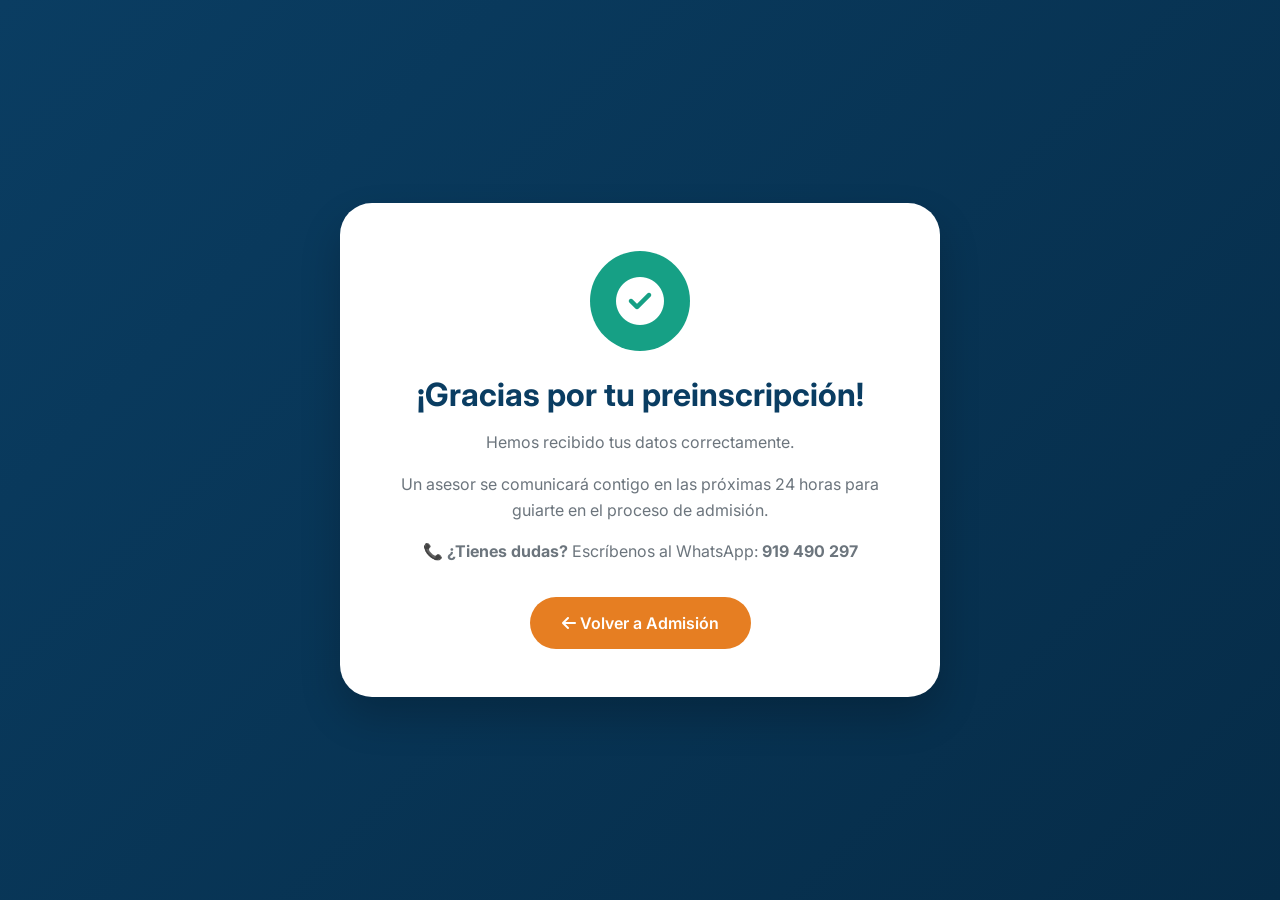
<file: gracias.html>
<!DOCTYPE html>
<html lang="es">
<head>
    <meta charset="UTF-8">
    <meta name="viewport" content="width=device-width, initial-scale=1.0">
    <title>¡Gracias por tu preinscripción! | IESTP Paiján</title>
    <link href="https://fonts.googleapis.com/css2?family=Inter:wght@300;400;500;600;700;800&display=swap" rel="stylesheet">
    <link rel="stylesheet" href="https://cdnjs.cloudflare.com/ajax/libs/font-awesome/6.5.1/css/all.min.css">
    <style>
        * {
            margin: 0;
            padding: 0;
            box-sizing: border-box;
        }
        body {
            font-family: 'Inter', sans-serif;
            background: linear-gradient(135deg, #0a3d62 0%, #062c48 100%);
            min-height: 100vh;
            display: flex;
            align-items: center;
            justify-content: center;
        }
        .gracias-container {
            background: white;
            border-radius: 2rem;
            padding: 3rem;
            max-width: 600px;
            margin: 2rem;
            text-align: center;
            box-shadow: 0 20px 40px rgba(0,0,0,0.2);
        }
        .icono {
            width: 100px;
            height: 100px;
            background: #16a085;
            border-radius: 50%;
            display: flex;
            align-items: center;
            justify-content: center;
            margin: 0 auto 1.5rem;
        }
        .icono i {
            font-size: 3rem;
            color: white;
        }
        h1 {
            color: #0a3d62;
            margin-bottom: 1rem;
        }
        p {
            color: #6c757d;
            margin-bottom: 1rem;
            line-height: 1.6;
        }
        .btn-volver {
            display: inline-block;
            background: #e67e22;
            color: white;
            padding: 1rem 2rem;
            border-radius: 3rem;
            text-decoration: none;
            font-weight: 600;
            margin-top: 1rem;
            transition: all 0.3s ease;
        }
        .btn-volver:hover {
            background: #c0392b;
            transform: translateY(-2px);
        }
    </style>
</head>
<body>
    <div class="gracias-container">
        <div class="icono">
            <i class="fas fa-check-circle"></i>
        </div>
        <h1>¡Gracias por tu preinscripción!</h1>
        <p>Hemos recibido tus datos correctamente.</p>
        <p>Un asesor se comunicará contigo en las próximas 24 horas para guiarte en el proceso de admisión.</p>
        <p><strong>📞 ¿Tienes dudas?</strong> Escríbenos al WhatsApp: <strong>919 490 297</strong></p>
        <a href="admision.html" class="btn-volver">
            <i class="fas fa-arrow-left"></i> Volver a Admisión
        </a>
    </div>
</body>
</html>
</file>
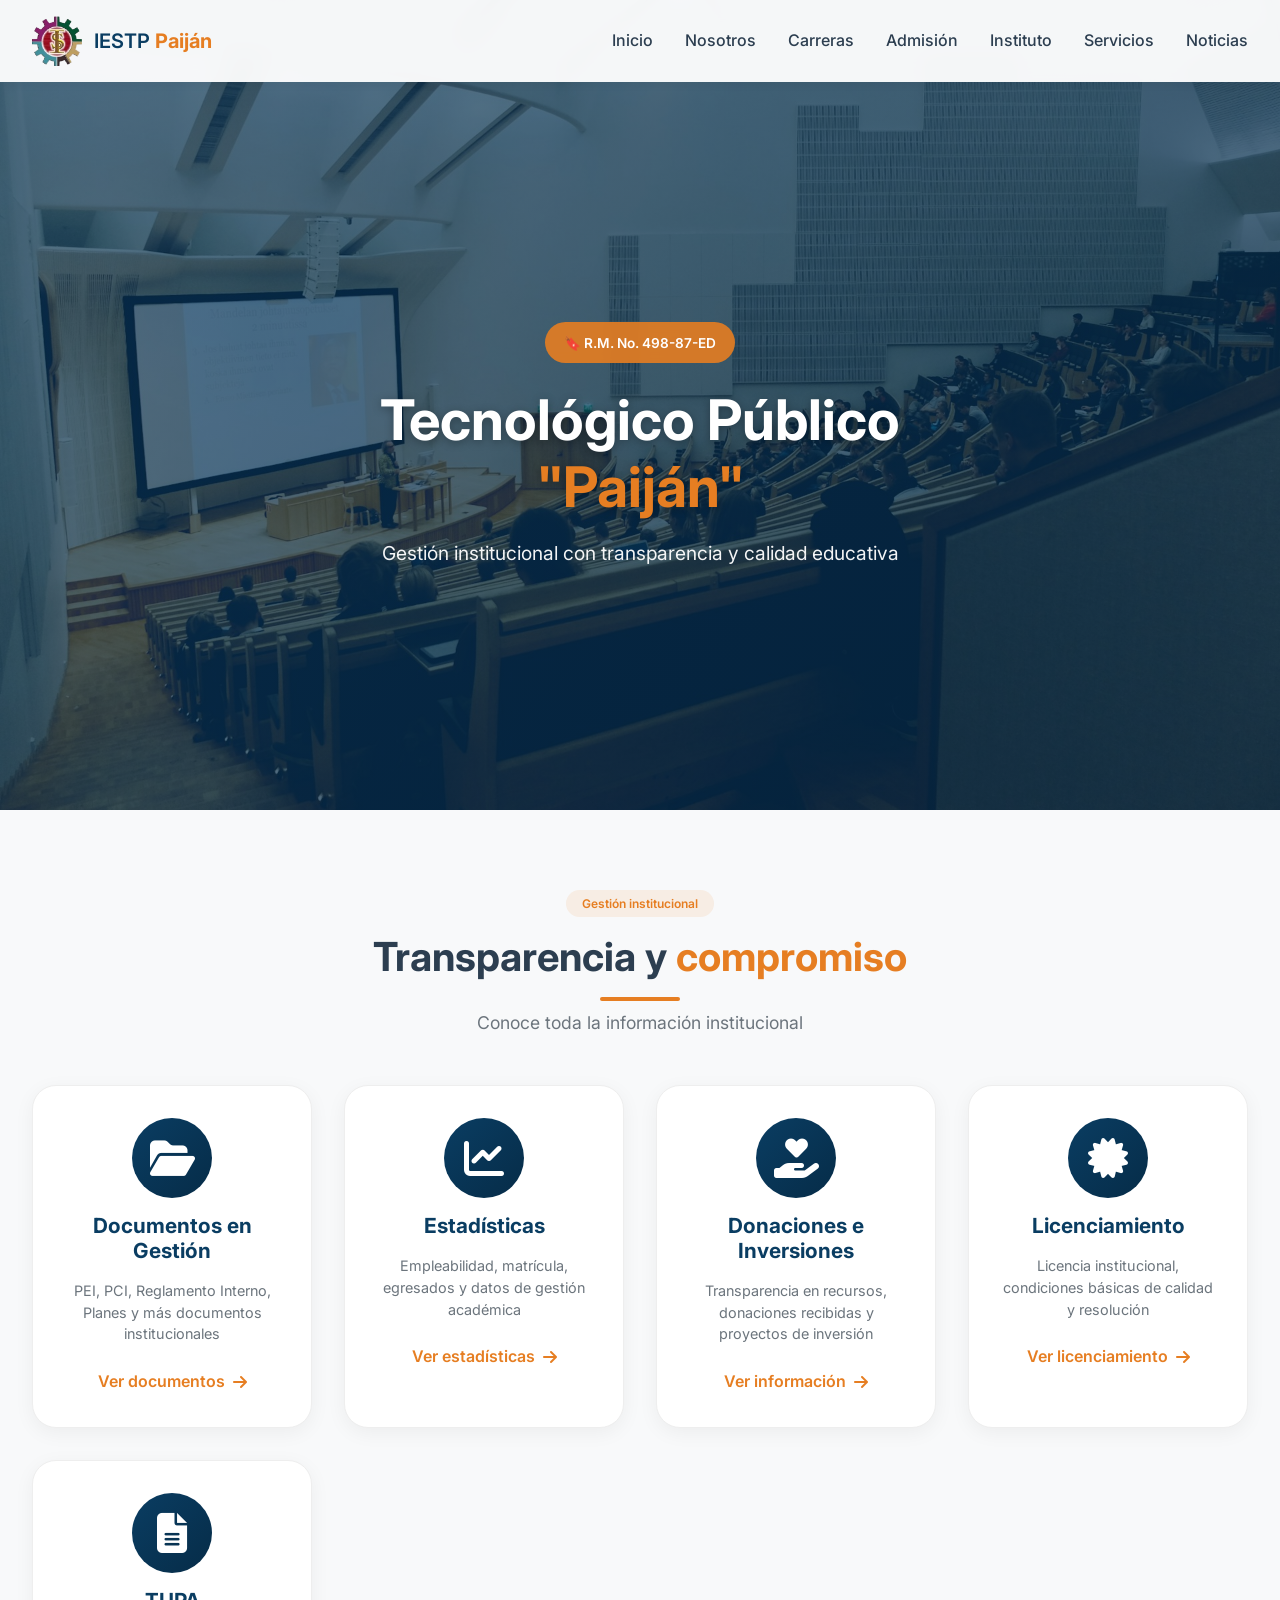
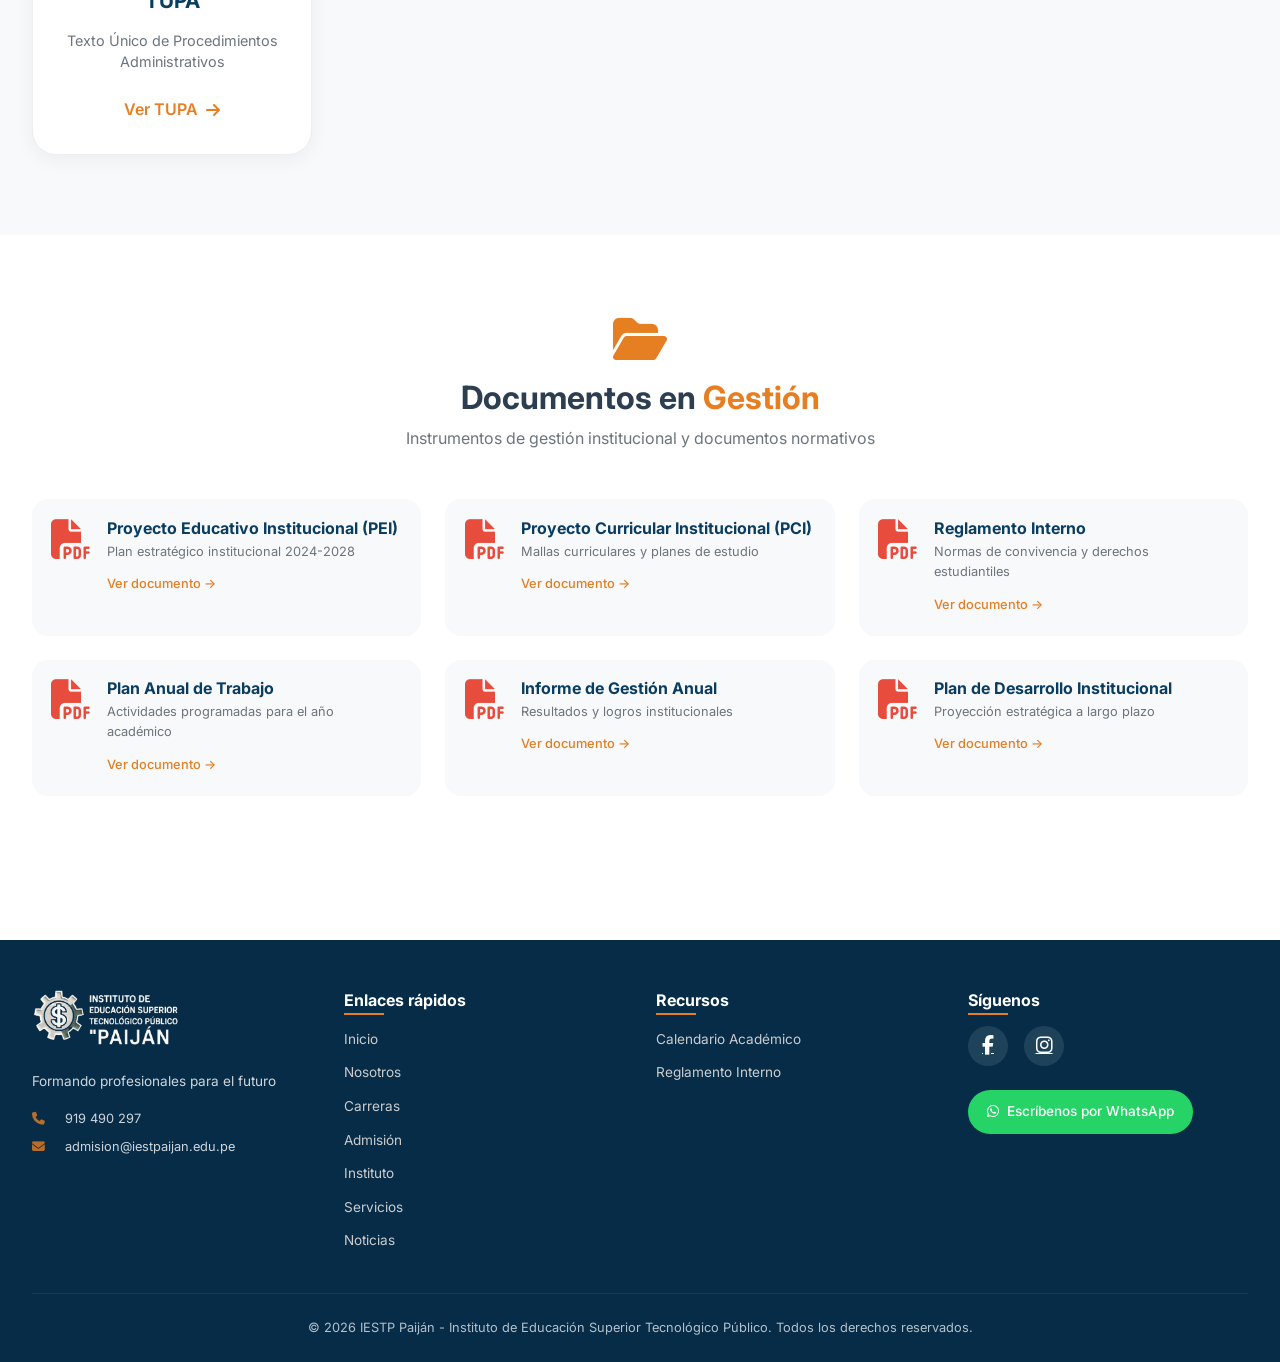
<file: instituto.html>
<!DOCTYPE html>
<html lang="es">
<head>
    <meta charset="UTF-8">
    <meta name="viewport" content="width=device-width, initial-scale=1.0, viewport-fit=cover">
    <title>Instituto | IESTP Paiján - Documentos, Estadísticas, Donaciones, Licenciamiento, TUPA</title>
    <meta name="description" content="Conoce la gestión institucional del IESTP Paiján: documentos oficiales, estadísticas, donaciones, licenciamiento y TUPA.">
    
    <!-- Fonts & Icons -->
    <link href="https://fonts.googleapis.com/css2?family=Inter:opsz,wght@14..32,300;400;500;600;700;800&display=swap" rel="stylesheet">
    <link rel="stylesheet" href="https://cdnjs.cloudflare.com/ajax/libs/font-awesome/6.5.1/css/all.min.css">
    
    <!-- Stylesheets -->
    <link rel="stylesheet" href="css/global.css">
    <link rel="stylesheet" href="css/instituto.css">
</head>
<body>

<!-- ==================== HEADER ==================== -->
<header class="global-header">
    <div class="container global-header-container">
        <a href="index.html" class="global-logo">
            <img src="images/logo-blanco.png" alt="IESTP Paiján" class="global-logo-img" loading="eager">
            <span class="global-logo-text">IESTP <strong>Paiján</strong></span>
        </a>
        
        <button class="global-menu-toggle" id="menuToggle" aria-label="Menú">
            <i class="fas fa-bars"></i>
        </button>
        
        <nav class="global-nav-menu" id="navMenu">
            <ul class="global-nav-list">
                <li><a href="index.html">Inicio</a></li>
                <li><a href="nosotros.html">Nosotros</a></li>
                <li><a href="carreras.html">Carreras</a></li>
                <li><a href="admision.html">Admisión</a></li>
                <li><a href="instituto.html">Instituto</a></li>
                <li><a href="servicios.html">Servicios</a></li>
                <li><a href="noticias.html">Noticias</a></li>
            </ul>
        </nav>
    </div>
</header>

<main>
    <!-- ==================== HERO INSTITUTO ==================== -->
    <section class="instituto-hero">
        <div class="instituto-hero-bg"></div>
        <div class="instituto-hero-overlay"></div>
        <div class="container instituto-hero-content">
            <div class="hero-badge">
                <span class="hero-badge-text">🔖 R.M. No. 498-87-ED</span>
            </div>
            <h1>Tecnológico Público <span class="global-highlight">"Paiján"</span></h1>
            <p>Gestión institucional con transparencia y calidad educativa</p>
        </div>
    </section>

    <!-- ==================== SECCIONES DEL INSTITUTO (5 CARDS) ==================== -->
    <section class="instituto-secciones">
        <div class="container">
            <div class="section-header">
                <span class="section-tag">Gestión institucional</span>
                <h2 class="global-section-title">Transparencia y <span class="global-highlight">compromiso</span></h2>
                <p class="global-section-subtitle">Conoce toda la información institucional</p>
            </div>
            
            <div class="secciones-grid">
                <!-- 1. Documentos en Gestión -->
                <div class="seccion-card" data-seccion="documentos">
                    <div class="card-icon">
                        <i class="fas fa-folder-open"></i>
                    </div>
                    <h3>Documentos en Gestión</h3>
                    <p>PEI, PCI, Reglamento Interno, Planes y más documentos institucionales</p>
                    <div class="card-footer">
                        <a href="#" class="btn-seccion" onclick="mostrarSeccion('documentos')">
                            Ver documentos <i class="fas fa-arrow-right"></i>
                        </a>
                    </div>
                </div>

                <!-- 2. Estadísticas -->
                <div class="seccion-card" data-seccion="estadisticas">
                    <div class="card-icon">
                        <i class="fas fa-chart-line"></i>
                    </div>
                    <h3>Estadísticas</h3>
                    <p>Empleabilidad, matrícula, egresados y datos de gestión académica</p>
                    <div class="card-footer">
                        <a href="#" class="btn-seccion" onclick="mostrarSeccion('estadisticas')">
                            Ver estadísticas <i class="fas fa-arrow-right"></i>
                        </a>
                    </div>
                </div>

                <!-- 3. Donaciones e Inversiones -->
                <div class="seccion-card" data-seccion="donaciones">
                    <div class="card-icon">
                        <i class="fas fa-hand-holding-heart"></i>
                    </div>
                    <h3>Donaciones e Inversiones</h3>
                    <p>Transparencia en recursos, donaciones recibidas y proyectos de inversión</p>
                    <div class="card-footer">
                        <a href="#" class="btn-seccion" onclick="mostrarSeccion('donaciones')">
                            Ver información <i class="fas fa-arrow-right"></i>
                        </a>
                    </div>
                </div>

                <!-- 4. Licenciamiento -->
                <div class="seccion-card" data-seccion="licenciamiento">
                    <div class="card-icon">
                        <i class="fas fa-certificate"></i>
                    </div>
                    <h3>Licenciamiento</h3>
                    <p>Licencia institucional, condiciones básicas de calidad y resolución</p>
                    <div class="card-footer">
                        <a href="#" class="btn-seccion" onclick="mostrarSeccion('licenciamiento')">
                            Ver licenciamiento <i class="fas fa-arrow-right"></i>
                        </a>
                    </div>
                </div>

                <!-- 5. TUPA -->
                <div class="seccion-card" data-seccion="tupa">
                    <div class="card-icon">
                        <i class="fas fa-file-alt"></i>
                    </div>
                    <h3>TUPA</h3>
                    <p>Texto Único de Procedimientos Administrativos</p>
                    <div class="card-footer">
                        <a href="#" class="btn-seccion" onclick="mostrarSeccion('tupa')">
                            Ver TUPA <i class="fas fa-arrow-right"></i>
                        </a>
                    </div>
                </div>
            </div>
        </div>
    </section>

    <!-- ==================== CONTENIDO DINÁMICO (se actualiza al hacer clic) ==================== -->
    <section class="instituto-contenido" id="contenidoDinamico">
        <div class="container">
            <!-- Contenido de Documentos en Gestión -->
            <div id="contenido-documentos" class="seccion-contenido active">
                <div class="contenido-header">
                    <i class="fas fa-folder-open"></i>
                    <h2>Documentos en <span class="global-highlight">Gestión</span></h2>
                    <p>Instrumentos de gestión institucional y documentos normativos</p>
                </div>
                
                <div class="documentos-grid">
                    <div class="documento-item">
                        <i class="fas fa-file-pdf"></i>
                        <div class="documento-info">
                            <h3>Proyecto Educativo Institucional (PEI)</h3>
                            <p>Plan estratégico institucional 2024-2028</p>
                            <a href="#" onclick="verPDF('pdf/pei.pdf')" class="documento-link">Ver documento →</a>
                        </div>
                    </div>
                    <div class="documento-item">
                        <i class="fas fa-file-pdf"></i>
                        <div class="documento-info">
                            <h3>Proyecto Curricular Institucional (PCI)</h3>
                            <p>Mallas curriculares y planes de estudio</p>
                            <a href="#" onclick="verPDF('pdf/pci.pdf')" class="documento-link">Ver documento →</a>
                        </div>
                    </div>
                    <div class="documento-item">
                        <i class="fas fa-file-pdf"></i>
                        <div class="documento-info">
                            <h3>Reglamento Interno</h3>
                            <p>Normas de convivencia y derechos estudiantiles</p>
                            <a href="#" onclick="verPDF('pdf/reglamento.pdf')" class="documento-link">Ver documento →</a>
                        </div>
                    </div>
                    <div class="documento-item">
                        <i class="fas fa-file-pdf"></i>
                        <div class="documento-info">
                            <h3>Plan Anual de Trabajo</h3>
                            <p>Actividades programadas para el año académico</p>
                            <a href="#" onclick="verPDF('pdf/pat.pdf')" class="documento-link">Ver documento →</a>
                        </div>
                    </div>
                    <div class="documento-item">
                        <i class="fas fa-file-pdf"></i>
                        <div class="documento-info">
                            <h3>Informe de Gestión Anual</h3>
                            <p>Resultados y logros institucionales</p>
                            <a href="#" onclick="verPDF('pdf/informe-gestion.pdf')" class="documento-link">Ver documento →</a>
                        </div>
                    </div>
                    <div class="documento-item">
                        <i class="fas fa-file-pdf"></i>
                        <div class="documento-info">
                            <h3>Plan de Desarrollo Institucional</h3>
                            <p>Proyección estratégica a largo plazo</p>
                            <a href="#" onclick="verPDF('pdf/pdi.pdf')" class="documento-link">Ver documento →</a>
                        </div>
                    </div>
                </div>
            </div>

            <!-- Contenido de Estadísticas -->
            <div id="contenido-estadisticas" class="seccion-contenido">
                <div class="contenido-header">
                    <i class="fas fa-chart-line"></i>
                    <h2>Estadísticas <span class="global-highlight">Institucionales</span></h2>
                    <p>Datos que reflejan nuestro compromiso con la calidad educativa</p>
                </div>
                
                <div class="estadisticas-hero">
                    <div class="estadistica-hero-card">
                        <div class="hero-number" data-target="92">0</div>
                        <div class="hero-label">% de empleabilidad</div>
                    </div>
                    <div class="estadistica-hero-card">
                        <div class="hero-number" data-target="5000">0</div>
                        <div class="hero-label">+ Egresados</div>
                    </div>
                    <div class="estadistica-hero-card">
                        <div class="hero-number" data-target="25">0</div>
                        <div class="hero-label">Convenios activos</div>
                    </div>
                </div>
                
                <div class="estadisticas-grid">
                    <div class="estadistica-card">
                        <h3><i class="fas fa-user-graduate"></i> Matrícula por carrera</h3>
                        <div class="grafica-barras">
                            <div class="barra-item">
                                <span>Administración de Centros de Cómputo</span>
                                <div class="barra"><div class="barra-fill" style="width: 45%">45%</div></div>
                            </div>
                            <div class="barra-item">
                                <span>Producción Agropecuaria</span>
                                <div class="barra"><div class="barra-fill" style="width: 30%">30%</div></div>
                            </div>
                            <div class="barra-item">
                                <span>Enfermería Técnica</span>
                                <div class="barra"><div class="barra-fill" style="width: 25%">25%</div></div>
                            </div>
                        </div>
                    </div>
                    <div class="estadistica-card">
                        <h3><i class="fas fa-chart-pie"></i> Empleabilidad por carrera</h3>
                        <div class="grafica-barras">
                            <div class="barra-item">
                                <span>Administración de Centros de Cómputo</span>
                                <div class="barra"><div class="barra-fill" style="width: 92%">92%</div></div>
                            </div>
                            <div class="barra-item">
                                <span>Enfermería Técnica</span>
                                <div class="barra"><div class="barra-fill" style="width: 95%">95%</div></div>
                            </div>
                            <div class="barra-item">
                                <span>Producción Agropecuaria</span>
                                <div class="barra"><div class="barra-fill" style="width: 88%">88%</div></div>
                            </div>
                        </div>
                    </div>
                    <div class="estadistica-card">
                        <h3><i class="fas fa-calendar-alt"></i> Evolución de egresados</h3>
                        <div class="evolucion-items">
                            <div class="evolucion-item">
                                <span>2023</span>
                                <strong>480 egresados</strong>
                            </div>
                            <div class="evolucion-item">
                                <span>2024</span>
                                <strong>520 egresados</strong>
                            </div>
                            <div class="evolucion-item">
                                <span>2025</span>
                                <strong>580 egresados</strong>
                            </div>
                            <div class="evolucion-item">
                                <span>2026</span>
                                <strong>600 egresados (meta)</strong>
                            </div>
                        </div>
                    </div>
                </div>
            </div>

            <!-- Contenido de Donaciones e Inversiones -->
            <div id="contenido-donaciones" class="seccion-contenido">
                <div class="contenido-header">
                    <i class="fas fa-hand-holding-heart"></i>
                    <h2>Donaciones e <span class="global-highlight">Inversiones</span></h2>
                    <p>Transparencia en la gestión de recursos</p>
                </div>
                
                <div class="donaciones-grid">
                    <div class="donacion-card">
                        <i class="fas fa-chart-line"></i>
                        <h3>Proyectos de inversión 2026</h3>
                        <ul>
                            <li>Modernización de laboratorios de cómputo - S/ 250,000</li>
                            <li>Equipamiento para laboratorio de enfermería - S/ 150,000</li>
                            <li>Infraestructura deportiva - S/ 200,000</li>
                            <li>Biblioteca virtual - S/ 80,000</li>
                        </ul>
                    </div>
                    <div class="donacion-card">
                        <i class="fas fa-gift"></i>
                        <h3>Donaciones recibidas</h3>
                        <ul>
                            <li>Equipos de cómputo - Municipalidad Provincial (10 unidades)</li>
                            <li>Material bibliográfico - Biblioteca Nacional (500 libros)</li>
                            <li>Implementos deportivos - IPD (Juegos deportivos)</li>
                            <li>Software educativo - Ministerio de Educación</li>
                        </ul>
                    </div>
                    <div class="donacion-card">
                        <i class="fas fa-chart-pie"></i>
                        <h3>Distribución presupuestal 2026</h3>
                        <div class="presupuesto-items">
                            <div class="presupuesto-item">
                                <span>Infraestructura</span>
                                <div class="barra"><div class="barra-fill" style="width: 35%">35%</div></div>
                            </div>
                            <div class="presupuesto-item">
                                <span>Equipamiento</span>
                                <div class="barra"><div class="barra-fill" style="width: 25%">25%</div></div>
                            </div>
                            <div class="presupuesto-item">
                                <span>Capacitación docente</span>
                                <div class="barra"><div class="barra-fill" style="width: 15%">15%</div></div>
                            </div>
                            <div class="presupuesto-item">
                                <span>Becas</span>
                                <div class="barra"><div class="barra-fill" style="width: 10%">10%</div></div>
                            </div>
                        </div>
                    </div>
                </div>
            </div>

            <!-- Contenido de Licenciamiento -->
            <div id="contenido-licenciamiento" class="seccion-contenido">
                <div class="contenido-header">
                    <i class="fas fa-certificate"></i>
                    <h2>Licenciamiento <span class="global-highlight">Institucional</span></h2>
                    <p>Calidad educativa certificada por el Ministerio de Educación</p>
                </div>
                
                <div class="licenciamiento-grid">
                    <div class="licenciamiento-card">
                        <i class="fas fa-id-card"></i>
                        <h3>Resolución de Licenciamiento</h3>
                        <p>R.M. N° 498-87-ED</p>
                        <button class="btn-ver" onclick="verPDF('pdf/licenciamiento.pdf')">
                            Ver resolución <i class="fas fa-file-pdf"></i>
                        </button>
                    </div>
                    <div class="licenciamiento-card">
                        <i class="fas fa-check-circle"></i>
                        <h3>Condiciones Básicas de Calidad</h3>
                        <p>Estándares cumplidos para el licenciamiento institucional</p>
                        <ul>
                            <li>✓ Gestión institucional</li>
                            <li>✓ Infraestructura y equipamiento</li>
                            <li>✓ Docentes calificados</li>
                            <li>✓ Servicios educativos</li>
                        </ul>
                    </div>
                    <div class="licenciamiento-card">
                        <i class="fas fa-calendar-check"></i>
                        <h3>Vigencia</h3>
                        <p>Licencia otorgada por 6 años</p>
                        <div class="vigencia-fecha">
                            <span>2020 - 2026</span>
                        </div>
                    </div>
                </div>
            </div>

            <!-- Contenido de TUPA -->
            <div id="contenido-tupa" class="seccion-contenido">
                <div class="contenido-header">
                    <i class="fas fa-file-alt"></i>
                    <h2>Texto Único de Procedimientos <span class="global-highlight">Administrativos</span></h2>
                    <p>Conoce los procedimientos y servicios institucionales</p>
                </div>
                
                <div class="tupa-grid">
                    <div class="tupa-card">
                        <i class="fas fa-graduation-cap"></i>
                        <h3>Procedimientos académicos</h3>
                        <ul>
                            <li>Matrícula regular y extemporánea</li>
                            <li>Traslado interno y externo</li>
                            <li>Convalidación de estudios</li>
                            <li>Certificados y constancias</li>
                        </ul>
                    </div>
                    <div class="tupa-card">
                        <i class="fas fa-file-signature"></i>
                        <h3>Procedimientos administrativos</h3>
                        <ul>
                            <li>Solicitud de licencias</li>
                            <li>Trámite de constancias</li>
                            <li>Acceso a información pública</li>
                            <li>Quejas y reclamos</li>
                        </ul>
                    </div>
                    <div class="tupa-card">
                        <i class="fas fa-download"></i>
                        <h3>Descargas</h3>
                        <a href="#" onclick="verPDF('pdf/tupa.pdf')" class="tupa-link">
                            <i class="fas fa-file-pdf"></i> Descargar TUPA completo
                        </a>
                        <a href="#" onclick="verPDF('pdf/formatos.pdf')" class="tupa-link">
                            <i class="fas fa-file-alt"></i> Formatos de solicitud
                        </a>
                    </div>
                </div>
            </div>
        </div>
    </section>
</main>

<!-- ==================== FOOTER ==================== -->
<footer class="global-footer">
    <div class="container">
        <div class="global-footer-content">
            <div class="global-footer-logo">
                <img src="images/lo_negro.png" alt="Logo" class="global-footer-logo-img" loading="lazy">
                <p>Formando profesionales para el futuro</p>
                <div class="footer-contacto">
                    <p><i class="fas fa-phone"></i> 919 490 297</p>
                    <p><i class="fas fa-envelope"></i> admision@iestpaijan.edu.pe</p>
                </div>
            </div>
            <div class="global-footer-links">
                <h4>Enlaces rápidos</h4>
                <ul>
                    <li><a href="index.html">Inicio</a></li>
                    <li><a href="nosotros.html">Nosotros</a></li>
                    <li><a href="carreras.html">Carreras</a></li>
                    <li><a href="admision.html">Admisión</a></li>
                    <li><a href="instituto.html">Instituto</a></li>
                    <li><a href="servicios.html">Servicios</a></li>
                    <li><a href="noticias.html">Noticias</a></li>
                </ul>
            </div>
            <div class="global-footer-links">
                <h4>Recursos</h4>
                <ul>
                    <li><a href="#" onclick="abrirPDF('pdf/practica de campo 1-bigdata.pdf')">Calendario Académico</a></li>
                    <li><a href="#" onclick="abrirPDF('pdf/reglamento.pdf')">Reglamento Interno</a></li>
                </ul>
            </div>
            <div class="global-footer-social">
    <h4>Síguenos</h4>
    <div class="global-social-icons">
        <!-- Facebook - Reemplaza con tu URL oficial -->
        <a href="https://web.facebook.com/iestp.paijan.9?_rdc=1&_rdr#" target="_blank" rel="noopener noreferrer" aria-label="Facebook">
            <i class="fab fa-facebook-f"></i>
        </a>
        <!-- Instagram - Reemplaza con tu URL oficial -->
        <a href="https://www.instagram.com/iestppaijan" target="_blank" rel="noopener noreferrer" aria-label="Instagram">
            <i class="fab fa-instagram"></i>
        </a>
    </div>
    <div class="footer-whatsapp">
        <a href="https://wa.me/51919490297" class="whatsapp-btn" target="_blank" rel="noopener noreferrer">
            <i class="fab fa-whatsapp"></i> Escríbenos por WhatsApp
        </a>
    </div>
    </div>
        </div>
        <div class="global-footer-bottom">
            <p>&copy; 2026 IESTP Paiján - Instituto de Educación Superior Tecnológico Público. Todos los derechos reservados.</p>
        </div>
    </div>
</footer>

<!-- Modal PDF -->
<div id="globalPdfModal" class="global-modal">
    <div class="global-modal-content">
        <div class="global-modal-header">
            <h3 id="modalPdfTitle">Documento PDF</h3>
            <span class="global-modal-close">&times;</span>
        </div>
        <div class="global-modal-body">
            <iframe id="globalPdfFrame" src="" width="100%" height="500px" title="Visor PDF"></iframe>
            <div style="margin-top: 1rem; display: flex; gap: 1rem; justify-content: center; flex-wrap: wrap;">
                <a id="globalPdfDownloadLink" href="#" download class="global-btn-pdf global-btn-pdf-download">
                    <i class="fas fa-download"></i> Descargar PDF
                </a>
                <button onclick="cerrarModalPDF()" class="global-btn-pdf" style="background: #6c757d;">
                    <i class="fas fa-times"></i> Cerrar
                </button>
            </div>
        </div>
    </div>
</div>

<script src="js/instituto.js"></script>
</body>
</html>
</file>
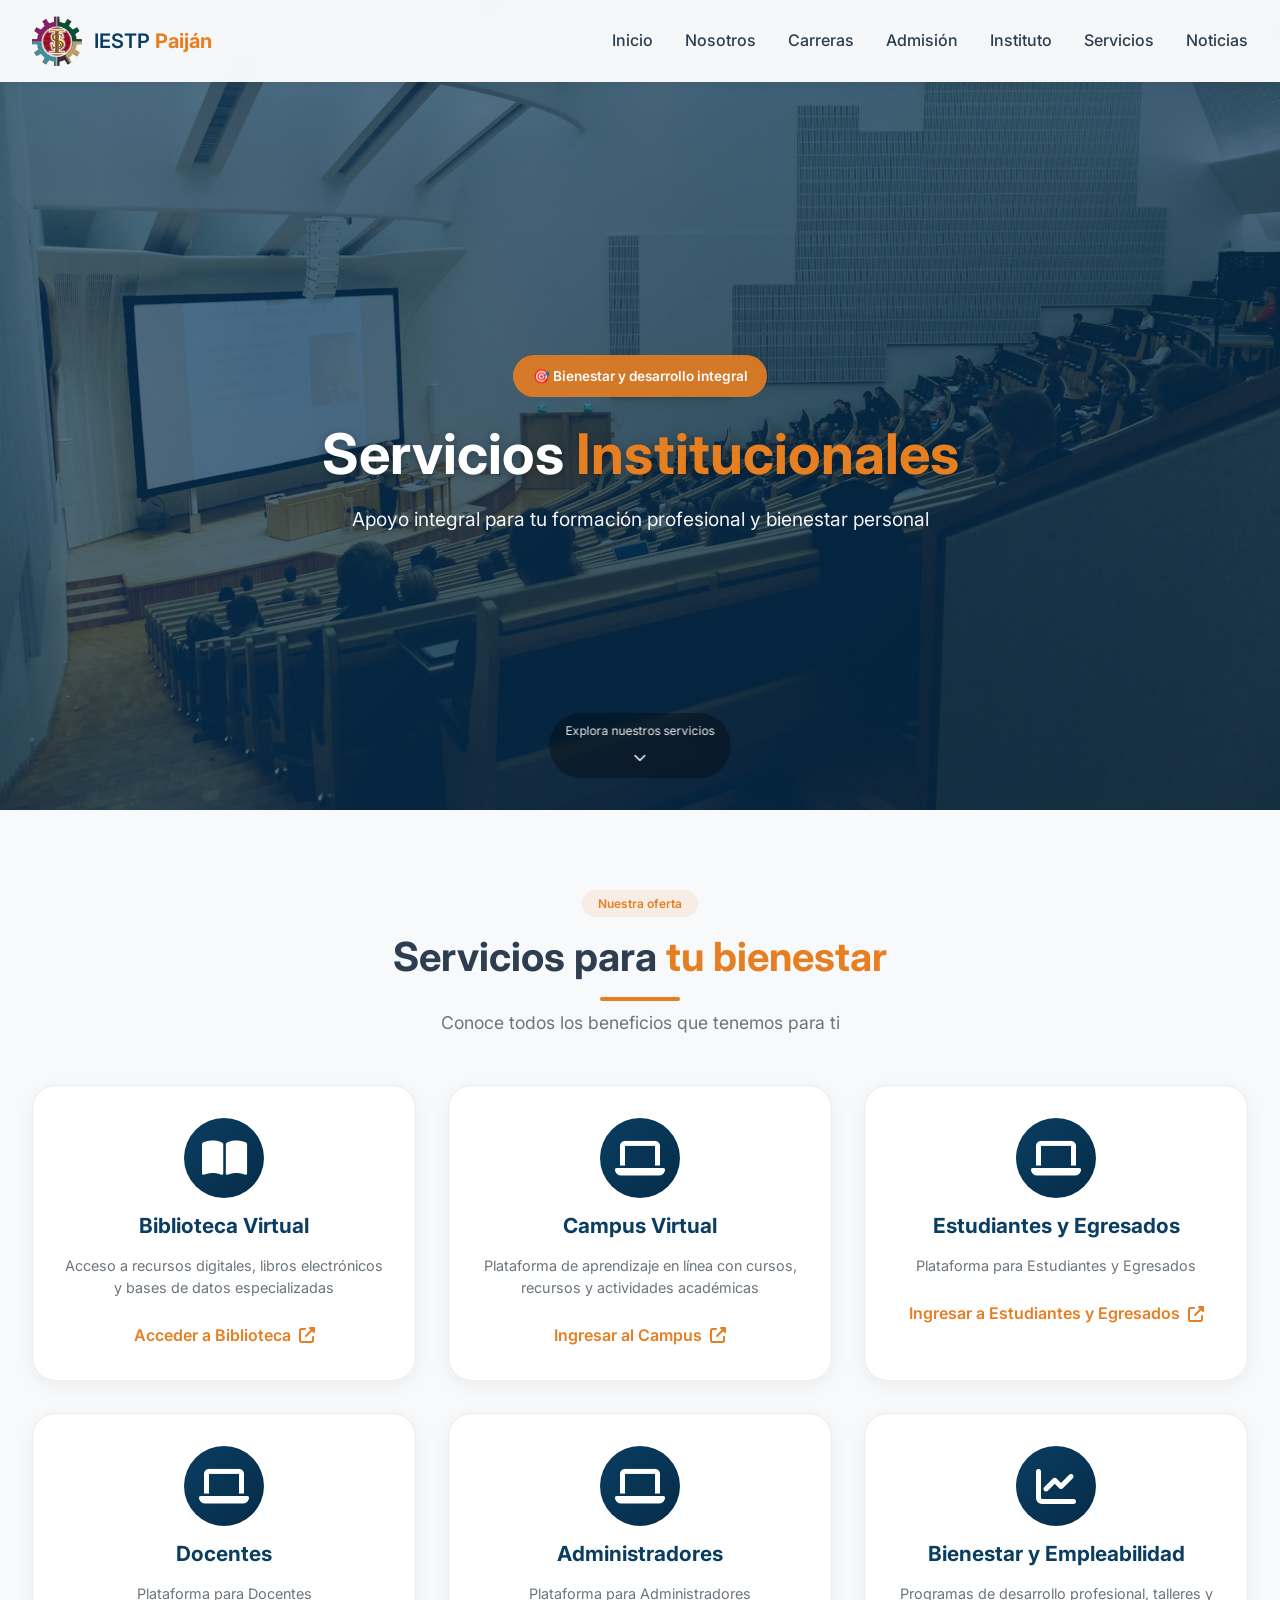
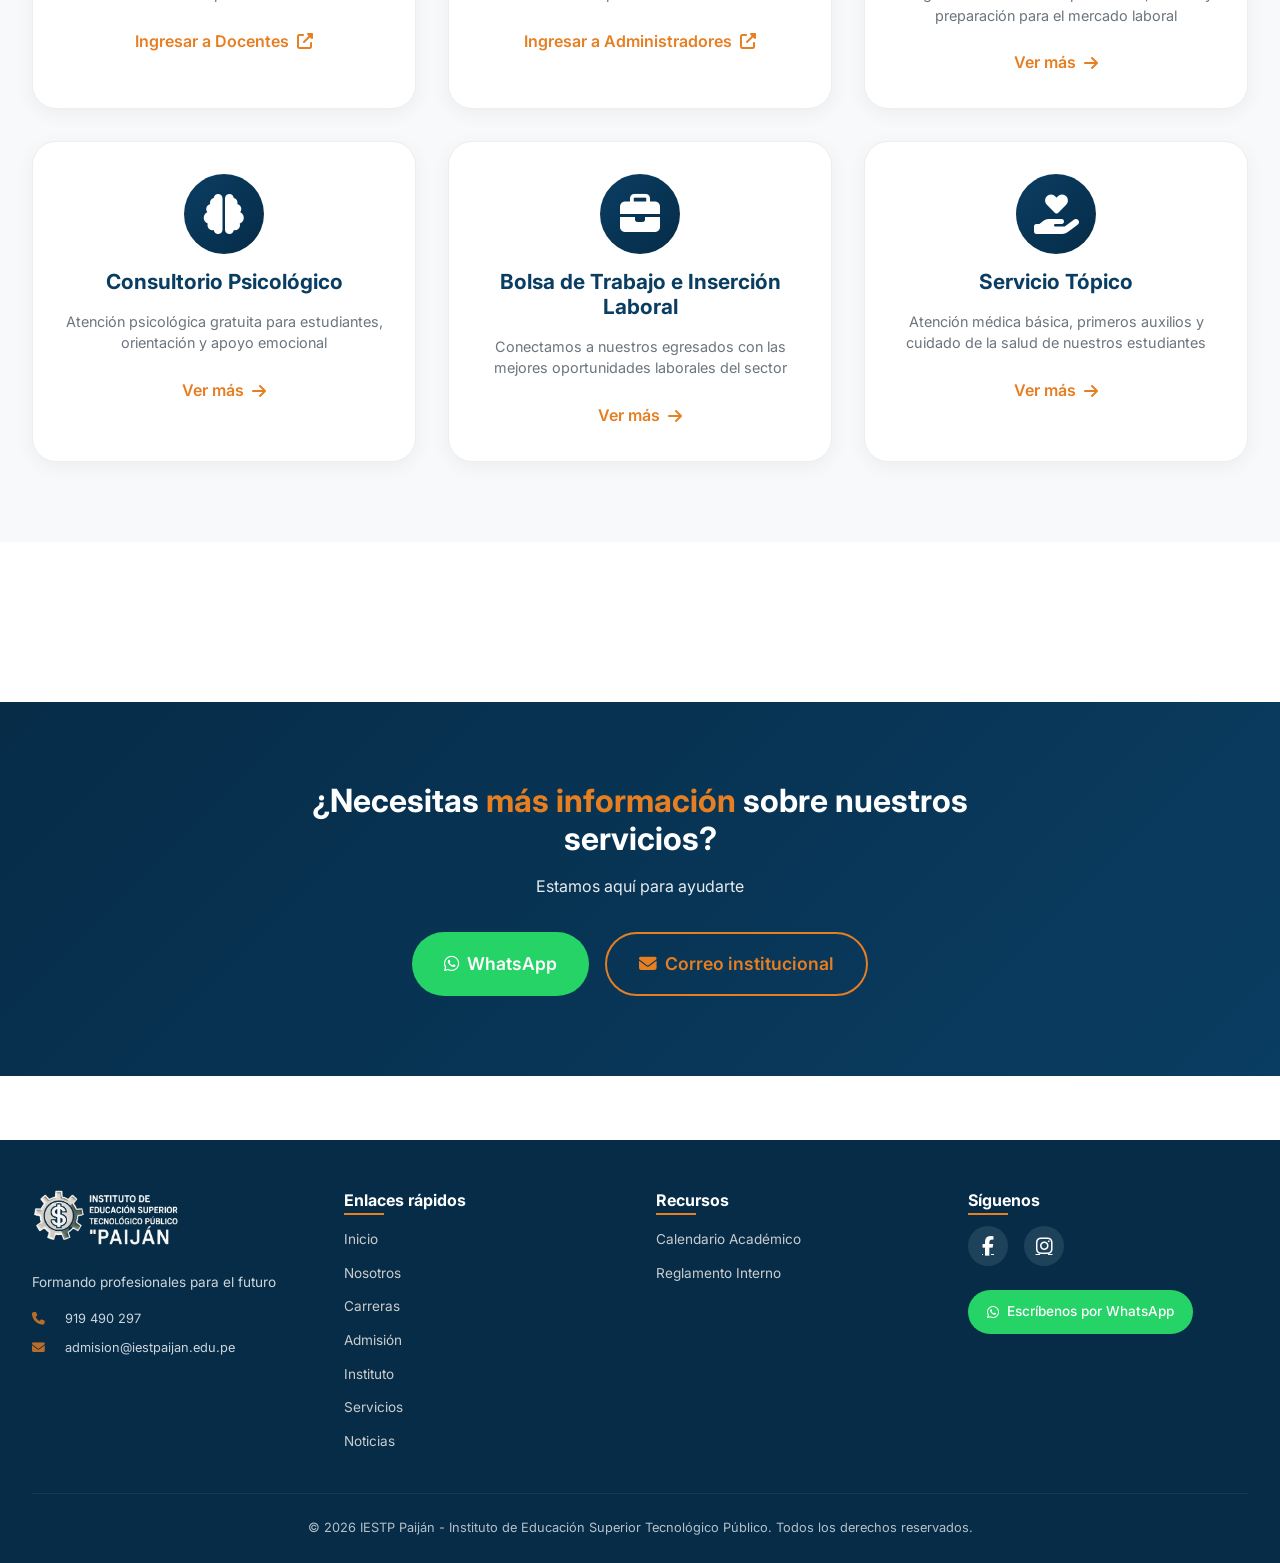
<file: servicios.html>
<!DOCTYPE html>
<html lang="es">
<head>
    <meta charset="UTF-8">
    <meta name="viewport" content="width=device-width, initial-scale=1.0, viewport-fit=cover">
    <title>Servicios | IESTP Paiján - Bienestar, Biblioteca, Bolsa de Trabajo y más</title>
    <meta name="description" content="Servicios institucionales del IESTP Paiján: Biblioteca Virtual, Campus Virtual, Bienestar, Consultorio Psicológico, Bolsa de Trabajo y Servicio Tópico.">
    
    <!-- Fonts & Icons -->
    <link href="https://fonts.googleapis.com/css2?family=Inter:opsz,wght@14..32,300;400;500;600;700;800&display=swap" rel="stylesheet">
    <link rel="stylesheet" href="https://cdnjs.cloudflare.com/ajax/libs/font-awesome/6.5.1/css/all.min.css">
    
    <!-- Stylesheets -->
    <link rel="stylesheet" href="css/global.css">
    <link rel="stylesheet" href="css/servicios.css">
</head>
<body>

<!-- ==================== HEADER ==================== -->
<header class="global-header">
    <div class="container global-header-container">
        <a href="index.html" class="global-logo">
            <img src="images/logo-blanco.png" alt="IESTP Paiján" class="global-logo-img" loading="eager">
            <span class="global-logo-text">IESTP <strong>Paiján</strong></span>
        </a>
        
        <button class="global-menu-toggle" id="menuToggle" aria-label="Menú">
            <i class="fas fa-bars"></i>
        </button>
        
        <nav class="global-nav-menu" id="navMenu">
            <ul class="global-nav-list">
                <li><a href="index.html">Inicio</a></li>
                <li><a href="nosotros.html">Nosotros</a></li>
                <li><a href="carreras.html">Carreras</a></li>
                <li><a href="admision.html">Admisión</a></li>
                <li><a href="instituto.html">Instituto</a></li>
                <li><a href="servicios.html">Servicios</a></li>
                <li><a href="noticias.html">Noticias</a></li>
                
            </ul>
        </nav>
    </div>
</header>

<main>
    <!-- ==================== HERO SERVICIOS ==================== -->
    <section class="servicios-hero">
        <div class="servicios-hero-bg"></div>
        <div class="servicios-hero-overlay"></div>
        <div class="container servicios-hero-content">
            <div class="hero-badge">
                <span class="hero-badge-text">🎯 Bienestar y desarrollo integral</span>
            </div>
            <h1>Servicios <span class="global-highlight">Institucionales</span></h1>
            <p>Apoyo integral para tu formación profesional y bienestar personal</p>
        </div>
        <div class="hero-scroll-indicator">
            <span>Explora nuestros servicios</span>
            <i class="fas fa-chevron-down"></i>
        </div>
    </section>

    <!-- ==================== TARJETAS DE SERVICIOS ==================== -->
    <section class="servicios-tarjetas">
        <div class="container">
            <div class="section-header">
                <span class="section-tag">Nuestra oferta</span>
                <h2 class="global-section-title">Servicios para <span class="global-highlight">tu bienestar</span></h2>
                <p class="global-section-subtitle">Conoce todos los beneficios que tenemos para ti</p>
            </div>
            
            <div class="servicios-grid">
                <!-- 1. Biblioteca Virtual - Enlace externo -->
                <div class="servicio-card">
                    <div class="card-icon">
                        <i class="fas fa-book-open"></i>
                    </div>
                    <h3>Biblioteca Virtual</h3>
                    <p>Acceso a recursos digitales, libros electrónicos y bases de datos especializadas</p>
                    <div class="card-footer">
                        <a href="https://www.alphaeditorialcloud.com" target="_blank" class="btn-servicio">
                            Acceder a Biblioteca <i class="fas fa-external-link-alt"></i>
                        </a>
                    </div>
                </div>

                <!-- 2. Campus Virtual - Enlace externo -->
                <div class="servicio-card">
                    <div class="card-icon">
                        <i class="fas fa-laptop"></i>
                    </div>
                    <h3>Campus Virtual</h3>
                    <p>Plataforma de aprendizaje en línea con cursos, recursos y actividades académicas</p>
                    <div class="card-footer">
                        <a href="https://campusvirtual.iestpaijan.edu.pe" target="_blank" class="btn-servicio">
                            Ingresar al Campus <i class="fas fa-external-link-alt"></i>
                        </a>
                    </div>
                </div>

                <!-- 3. Estudiantes y Egresados - Enlace externo -->
                <div class="servicio-card">
                    <div class="card-icon">
                        <i class="fas fa-laptop"></i>
                    </div>
                    <h3>Estudiantes y Egresados</h3>
                    <p>Plataforma para Estudiantes y Egresados</p>
                    <div class="card-footer">
                        <a href="https://siitec.grell.gob.pe/authentication" target="_blank" class="btn-servicio">
                            Ingresar a Estudiantes y Egresados <i class="fas fa-external-link-alt"></i>
                        </a>
                    </div>
                </div>

                <!-- 4. Docentes - Enlace externo -->
                <div class="servicio-card">
                    <div class="card-icon">
                        <i class="fas fa-laptop"></i>
                    </div>
                    <h3>Docentes</h3>
                    <p>Plataforma para Docentes</p>
                    <div class="card-footer">
                        <a href="https://siitec.grell.gob.pe/authentication" target="_blank" class="btn-servicio">
                            Ingresar a Docentes <i class="fas fa-external-link-alt"></i>
                        </a>
                    </div>
                </div>

                <!-- 5. Administradores- Enlace externo -->
                <div class="servicio-card">
                    <div class="card-icon">
                        <i class="fas fa-laptop"></i>
                    </div>
                    <h3>Administradores</h3>
                    <p>Plataforma para Administradores</p>
                    <div class="card-footer">
                        <a href="https://siitec.grell.gob.pe/authentication" target="_blank" class="btn-servicio">
                            Ingresar a Administradores <i class="fas fa-external-link-alt"></i>
                        </a>
                    </div>
                </div>

                <!-- 6. Bienestar y Empleabilidad - Contenido interno -->
                <div class="servicio-card">
                    <div class="card-icon">
                        <i class="fas fa-chart-line"></i>
                    </div>
                    <h3>Bienestar y Empleabilidad</h3>
                    <p>Programas de desarrollo profesional, talleres y preparación para el mercado laboral</p>
                    <div class="card-footer">
                        <a href="#" class="btn-servicio" onclick="mostrarServicio('bienestar'); return false;">
                            Ver más <i class="fas fa-arrow-right"></i>
                        </a>
                    </div>
                </div>

                <!-- 7. Consultorio Psicológico - Contenido interno -->
                <div class="servicio-card">
                    <div class="card-icon">
                        <i class="fas fa-brain"></i>
                    </div>
                    <h3>Consultorio Psicológico</h3>
                    <p>Atención psicológica gratuita para estudiantes, orientación y apoyo emocional</p>
                    <div class="card-footer">
                        <a href="#" class="btn-servicio" onclick="mostrarServicio('psicologico'); return false;">
                            Ver más <i class="fas fa-arrow-right"></i>
                        </a>
                    </div>
                </div>

                <!-- 8. Bolsa de Trabajo e Inserción Laboral - Contenido interno -->
                <div class="servicio-card">
                    <div class="card-icon">
                        <i class="fas fa-briefcase"></i>
                    </div>
                    <h3>Bolsa de Trabajo e Inserción Laboral</h3>
                    <p>Conectamos a nuestros egresados con las mejores oportunidades laborales del sector</p>
                    <div class="card-footer">
                        <a href="#" class="btn-servicio" onclick="mostrarServicio('bolsa'); return false;">
                            Ver más <i class="fas fa-arrow-right"></i>
                        </a>
                    </div>
                </div>

                <!-- 9. Servicio Tópico - Contenido interno -->
                <div class="servicio-card">
                    <div class="card-icon">
                        <i class="fas fa-hand-holding-heart"></i>
                    </div>
                    <h3>Servicio Tópico</h3>
                    <p>Atención médica básica, primeros auxilios y cuidado de la salud de nuestros estudiantes</p>
                    <div class="card-footer">
                        <a href="#" class="btn-servicio" onclick="mostrarServicio('topico'); return false;">
                            Ver más <i class="fas fa-arrow-right"></i>
                        </a>
                    </div>
                </div>
            </div>
        </div>
    </section>

    <!-- ==================== CONTENIDO DINÁMICO ==================== -->
    <section class="servicios-contenido" id="contenidoDinamico">
        <div class="container">
            <!-- Bienestar y Empleabilidad -->
            <div id="contenido-bienestar" class="servicio-contenido">
                <div class="contenido-header">
                    <i class="fas fa-chart-line"></i>
                    <h2>Bienestar y <span class="global-highlight">Empleabilidad</span></h2>
                    <p>Te preparamos para el éxito profesional</p>
                </div>
                
                <div class="contenido-grid">
                    <div class="info-card">
                        <i class="fas fa-calendar-alt"></i>
                        <h3>Talleres de empleabilidad</h3>
                        <p>Capacitación en elaboración de CV, preparación para entrevistas y desarrollo de habilidades blandas.</p>
                    </div>
                    <div class="info-card">
                        <i class="fas fa-handshake"></i>
                        <h3>Feria de carreras</h3>
                        <p>Eventos anuales con empresas reclutadoras para conectar a estudiantes con oportunidades laborales.</p>
                    </div>
                    <div class="info-card">
                        <i class="fas fa-user-graduate"></i>
                        <h3>Asesoría profesional</h3>
                        <p>Orientación vocacional y acompañamiento en la inserción al mercado laboral.</p>
                    </div>
                    <div class="info-card">
                        <i class="fas fa-chalkboard-user"></i>
                        <h3>Programa de mentorías</h3>
                        <p>Acompañamiento de profesionales y egresados destacados a estudiantes.</p>
                    </div>
                </div>
                
                <div class="cta-interno">
                    <a href="contacto.html" class="btn-interno">Solicitar información <i class="fas fa-arrow-right"></i></a>
                </div>
            </div>

            <!-- Consultorio Psicológico -->
            <div id="contenido-psicologico" class="servicio-contenido">
                <div class="contenido-header">
                    <i class="fas fa-brain"></i>
                    <h2>Consultorio <span class="global-highlight">Psicológico</span></h2>
                    <p>Atención gratuita y confidencial para estudiantes</p>
                </div>
                
                <div class="contenido-grid">
                    <div class="info-card">
                        <i class="fas fa-calendar-check"></i>
                        <h3>Atención personalizada</h3>
                        <p>Citas individuales con profesionales de la psicología.</p>
                    </div>
                    <div class="info-card">
                        <i class="fas fa-users"></i>
                        <h3>Talleres grupales</h3>
                        <p>Manejo del estrés, inteligencia emocional y habilidades sociales.</p>
                    </div>
                    <div class="info-card">
                        <i class="fas fa-phone-alt"></i>
                        <h3>Línea de atención</h3>
                        <p>Teléfono: 919 490 297 - Horario: 9am a 5pm</p>
                    </div>
                    <div class="info-card">
                        <i class="fas fa-envelope"></i>
                        <h3>Correo de contacto</h3>
                        <p>psicologia@iestpaijan.edu.pe</p>
                    </div>
                </div>
                
                <div class="cta-interno">
                    <a href="#" class="btn-interno" onclick="verPDF('pdf/atencion-psicologica.pdf')">Ver horarios de atención <i class="fas fa-file-pdf"></i></a>
                </div>
            </div>

            <!-- Bolsa de Trabajo e Inserción Laboral (Actualizado) -->
            <div id="contenido-bolsa" class="servicio-contenido">
                <div class="contenido-header">
                    <i class="fas fa-briefcase"></i>
                    <h2>Bolsa de Trabajo e <span class="global-highlight">Inserción Laboral</span></h2>
                    <p>Conectamos a nuestros egresados con las mejores oportunidades laborales del sector</p>
                </div>
                
                <!-- Mensaje de bienvenida -->
                <div class="bolsa-bienvenida">
                    <div class="bienvenida-icono">
                        <i class="fas fa-handshake"></i>
                    </div>
                    <h3>¡Bienvenidos a nuestra Bolsa Laboral!</h3>
                    <p>Los estudiantes y egresados podrán acceder a las oportunidades de trabajo que presentan las empresas a nivel nacional y así lograr ubicarse en un puesto de acuerdo a su profesión.</p>
                </div>

                <!-- Sistema de Inicio de Sesión / Registro -->
                <div class="bolsa-sistema">
                    <div class="sistema-tabs">
                        <button class="tab-btn active" data-tab="login" onclick="cambiarTab('login')">🔐 Iniciar Sesión</button>
                        <button class="tab-btn" data-tab="register" onclick="cambiarTab('register')">📝 Registrarse</button>
                    </div>

                    <!-- Formulario de Inicio de Sesión -->
                    <div id="login-panel" class="sistema-panel active">
                        <form id="loginForm" class="bolsa-form">
                            <div class="form-group">
                                <label><i class="fas fa-envelope"></i> Correo electrónico</label>
                                <input type="email" id="loginEmail" placeholder="ejemplo@iestpaijan.edu.pe" required>
                            </div>
                            <div class="form-group">
                                <label><i class="fas fa-lock"></i> Contraseña</label>
                                <input type="password" id="loginPassword" placeholder="••••••••" required>
                            </div>
                            <div class="form-options">
                                <label class="checkbox">
                                    <input type="checkbox"> Recordarme
                                </label>
                                <a href="#" class="forgot-password">¿Olvidaste tu contraseña?</a>
                            </div>
                            <button type="submit" class="btn-bolsa">Iniciar Sesión <i class="fas fa-arrow-right"></i></button>
                        </form>
                        <div class="registro-link">
                            <p>¿No tienes cuenta? <a href="#" onclick="cambiarTab('register')">Regístrate aquí</a></p>
                        </div>
                    </div>

                    <!-- Formulario de Registro -->
                    <div id="register-panel" class="sistema-panel">
                        <form id="registerForm" class="bolsa-form">
                            <div class="form-row">
                                <div class="form-group">
                                    <label><i class="fas fa-user"></i> Nombres</label>
                                    <input type="text" id="regNombres" placeholder="Tus nombres" required>
                                </div>
                                <div class="form-group">
                                    <label><i class="fas fa-user"></i> Apellidos</label>
                                    <input type="text" id="regApellidos" placeholder="Tus apellidos" required>
                                </div>
                            </div>
                            <div class="form-row">
                                <div class="form-group">
                                    <label><i class="fas fa-id-card"></i> DNI</label>
                                    <input type="text" id="regDni" placeholder="12345678" maxlength="8" required>
                                </div>
                                <div class="form-group">
                                    <label><i class="fas fa-phone"></i> Celular</label>
                                    <input type="tel" id="regCelular" placeholder="999 888 777" required>
                                </div>
                            </div>
                            <div class="form-group">
                                <label><i class="fas fa-envelope"></i> Correo electrónico</label>
                                <input type="email" id="regEmail" placeholder="ejemplo@iestpaijan.edu.pe" required>
                            </div>
                            <div class="form-row">
                                <div class="form-group">
                                    <label><i class="fas fa-lock"></i> Contraseña</label>
                                    <input type="password" id="regPassword" placeholder="••••••••" required>
                                </div>
                                <div class="form-group">
                                    <label><i class="fas fa-lock"></i> Confirmar contraseña</label>
                                    <input type="password" id="regConfirmPassword" placeholder="••••••••" required>
                                </div>
                            </div>
                            <div class="form-group">
                                <label><i class="fas fa-graduation-cap"></i> Condición</label>
                                <select id="regTipo" required>
                                    <option value="">Selecciona tu condición</option>
                                    <option value="estudiante">Estudiante</option>
                                    <option value="egresado">Egresado</option>
                                    <option value="docente">Docente</option>
                                </select>
                            </div>
                            <div class="form-check">
                                <input type="checkbox" id="terminos" required>
                                <label for="terminos">Acepto los <a href="#" onclick="verPDF('pdf/terminos.pdf')">términos y condiciones</a></label>
                            </div>
                            <button type="submit" class="btn-bolsa">Registrarse <i class="fas fa-user-plus"></i></button>
                        </form>
                        <div class="registro-link">
                            <p>¿Ya tienes cuenta? <a href="#" onclick="cambiarTab('login')">Inicia sesión aquí</a></p>
                        </div>
                    </div>
                </div>

                <!-- Roles informativos -->
                <div class="roles-info">
                    <h4>¿Quiénes pueden acceder?</h4>
                    <div class="roles-grid">
                        <div class="rol-card">
                            <i class="fas fa-user-graduate"></i>
                            <span>Estudiantes y egresados</span>
                            <small>Acceso a ofertas laborales</small>
                        </div>
                        <div class="rol-card">
                            <i class="fas fa-chalkboard-user"></i>
                            <span>Docente</span>
                            <small>Recomendación de estudiantes</small>
                        </div>
                        <div class="rol-card">
                            <i class="fas fa-building"></i>
                            <span>Administrador</span>
                            <small>Gestión de ofertas y usuarios</small>
                        </div>
                    </div>
                </div>

                <!-- Ofertas laborales destacadas -->
                <div class="ofertas-destacadas">
                    <h3><i class="fas fa-star"></i> Ofertas destacadas</h3>
                    <div class="ofertas-grid">
                        <div class="oferta-card">
                            <div class="oferta-header">
                                <i class="fas fa-laptop-code"></i>
                                <span class="oferta-tipo">Tiempo completo</span>
                            </div>
                            <h4>Técnico en Soporte TI</h4>
                            <p><i class="fas fa-building"></i> Empresa Tecnológica del Norte</p>
                            <p><i class="fas fa-map-marker-alt"></i> Trujillo - La Libertad</p>
                            <button class="btn-oferta" onclick="mostrarNotificacion('Para postular, primero inicia sesión')">Postular <i class="fas fa-arrow-right"></i></button>
                        </div>
                        <div class="oferta-card">
                            <div class="oferta-header">
                                <i class="fas fa-seedling"></i>
                                <span class="oferta-tipo">Prácticas</span>
                            </div>
                            <h4>Asistente de Producción Agropecuaria</h4>
                            <p><i class="fas fa-building"></i> Agroindustrias Virú</p>
                            <p><i class="fas fa-map-marker-alt"></i> Virú - La Libertad</p>
                            <button class="btn-oferta" onclick="mostrarNotificacion('Para postular, primero inicia sesión')">Postular <i class="fas fa-arrow-right"></i></button>
                        </div>
                        <div class="oferta-card">
                            <div class="oferta-header">
                                <i class="fas fa-heartbeat"></i>
                                <span class="oferta-tipo">Tiempo completo</span>
                            </div>
                            <h4>Técnico en Enfermería</h4>
                            <p><i class="fas fa-building"></i> Clínica San Pablo</p>
                            <p><i class="fas fa-map-marker-alt"></i> Trujillo - La Libertad</p>
                            <button class="btn-oferta" onclick="mostrarNotificacion('Para postular, primero inicia sesión')">Postular <i class="fas fa-arrow-right"></i></button>
                        </div>
                    </div>
                </div>

                <!-- Empresas que confían -->
                <div class="empresas-confian">
                    <h3><i class="fas fa-handshake"></i> Empresas que confían en nosotros</h3>
                    <div class="empresas-grid">
                        <div class="empresa-item">🏢 Agroindustrial Laredo</div>
                        <div class="empresa-item">🏢 Clínica San Pablo</div>
                        <div class="empresa-item">🏢 Tecnológica del Norte</div>
                        <div class="empresa-item">🏢 Camposol</div>
                        <div class="empresa-item">🏢 Danper</div>
                        <div class="empresa-item">🏢 Municipalidad de Paiján</div>
                    </div>
                </div>
            </div>

            <!-- Servicio Tópico -->
            <div id="contenido-topico" class="servicio-contenido">
                <div class="contenido-header">
                    <i class="fas fa-hand-holding-heart"></i>
                    <h2>Servicio <span class="global-highlight">Tópico</span></h2>
                    <p>Atención médica básica para nuestra comunidad</p>
                </div>
                
                <div class="contenido-grid">
                    <div class="info-card">
                        <i class="fas fa-clock"></i>
                        <h3>Horario de atención</h3>
                        <p>Lunes a Viernes: 8:00 am - 4:00 pm</p>
                    </div>
                    <div class="info-card">
                        <i class="fas fa-stethoscope"></i>
                        <h3>Servicios ofrecidos</h3>
                        <p>Primeros auxilios, control de signos vitales, curaciones y referencias médicas.</p>
                    </div>
                    <div class="info-card">
                        <i class="fas fa-location-dot"></i>
                        <h3>Ubicación</h3>
                        <p>Primer piso del edificio principal - Módulo de Bienestar</p>
                    </div>
                    <div class="info-card">
                        <i class="fas fa-phone-alt"></i>
                        <h3>Contacto</h3>
                        <p>Central telefónica: 919 490 297 - Anexo 104</p>
                    </div>
                </div>
                
                <div class="cta-interno">
                    <a href="#" class="btn-interno" onclick="verPDF('pdf/protocolo-salud.pdf')">Protocolo de salud <i class="fas fa-file-pdf"></i></a>
                </div>
            </div>
        </div>
    </section>

    <!-- ==================== CTA FINAL ==================== -->
    <section class="servicios-cta">
        <div class="container">
            <div class="cta-content">
                <h2>¿Necesitas <span class="global-highlight">más información</span> sobre nuestros servicios?</h2>
                <p>Estamos aquí para ayudarte</p>
                <div class="cta-buttons">
                    <a href="https://wa.me/51919490297" class="global-btn global-btn-whatsapp btn-large" target="_blank">
                        <i class="fab fa-whatsapp"></i> WhatsApp
                    </a>
                    <a href="mailto:servicios@iestpaijan.edu.pe" class="global-btn global-btn-outline btn-large">
                        <i class="fas fa-envelope"></i> Correo institucional
                    </a>
                </div>
            </div>
        </div>
    </section>
</main>

<!-- ==================== FOOTER ==================== -->
<footer class="global-footer">
    <div class="container">
        <div class="global-footer-content">
            <div class="global-footer-logo">
                <img src="images/lo_negro.png" alt="Logo" class="global-footer-logo-img" loading="lazy">
                <p>Formando profesionales para el futuro</p>
                <div class="footer-contacto">
                    <p><i class="fas fa-phone"></i> 919 490 297</p>
                    <p><i class="fas fa-envelope"></i> admision@iestpaijan.edu.pe</p>
                </div>
            </div>
            <div class="global-footer-links">
                <h4>Enlaces rápidos</h4>
                <ul>
                    <li><a href="index.html">Inicio</a></li>
                    <li><a href="nosotros.html">Nosotros</a></li>
                    <li><a href="carreras.html">Carreras</a></li>
                    <li><a href="admision.html">Admisión</a></li>
                    <li><a href="instituto.html">Instituto</a></li>
                    <li><a href="servicios.html">Servicios</a></li>
                    <li><a href="noticias.html">Noticias</a></li>
                </ul>
            </div>
            <div class="global-footer-links">
                <h4>Recursos</h4>
                <ul>
                    <li><a href="#" onclick="abrirPDF('pdf/practica de campo 1-bigdata.pdf')">Calendario Académico</a></li>
                    <li><a href="#" onclick="abrirPDF('pdf/reglamento.pdf')">Reglamento Interno</a></li>
                </ul>
            </div>
            <div class="global-footer-social">
    <h4>Síguenos</h4>
    <div class="global-social-icons">
        <!-- Facebook - Reemplaza con tu URL oficial -->
        <a href="https://web.facebook.com/iestp.paijan.9?_rdc=1&_rdr#" target="_blank" rel="noopener noreferrer" aria-label="Facebook">
            <i class="fab fa-facebook-f"></i>
        </a>
        <!-- Instagram - Reemplaza con tu URL oficial -->
        <a href="https://www.instagram.com/iestppaijan" target="_blank" rel="noopener noreferrer" aria-label="Instagram">
            <i class="fab fa-instagram"></i>
        </a>
    </div>
    <div class="footer-whatsapp">
        <a href="https://wa.me/51919490297" class="whatsapp-btn" target="_blank" rel="noopener noreferrer">
            <i class="fab fa-whatsapp"></i> Escríbenos por WhatsApp
        </a>
    </div>
    </div>
        </div>
        <div class="global-footer-bottom">
            <p>&copy; 2026 IESTP Paiján - Instituto de Educación Superior Tecnológico Público. Todos los derechos reservados.</p>
        </div>
    </div>
</footer>

<!-- Modal PDF -->
<div id="globalPdfModal" class="global-modal">
    <div class="global-modal-content">
        <div class="global-modal-header">
            <h3 id="modalPdfTitle">Documento PDF</h3>
            <span class="global-modal-close">&times;</span>
        </div>
        <div class="global-modal-body">
            <iframe id="globalPdfFrame" src="" width="100%" height="500px" title="Visor PDF"></iframe>
            <div style="margin-top: 1rem; display: flex; gap: 1rem; justify-content: center; flex-wrap: wrap;">
                <a id="globalPdfDownloadLink" href="#" download class="global-btn-pdf global-btn-pdf-download">
                    <i class="fas fa-download"></i> Descargar PDF
                </a>
                <button onclick="cerrarModalPDF()" class="global-btn-pdf" style="background: #6c757d;">
                    <i class="fas fa-times"></i> Cerrar
                </button>
            </div>
        </div>
    </div>
</div>

<script src="js/servicios.js"></script>
</body>
</html>
</file>
<file: css/global.css>
/* ========== RESET Y VARIABLES ========== */
* {
    margin: 0;
    padding: 0;
    box-sizing: border-box;
}

:root {
    --global-primary: #0a3d62;
    --global-primary-dark: #062c48;
    --global-primary-light: #1e5a7d;
    --global-secondary: #e67e22;
    --global-secondary-dark: #c0392b;
    --global-secondary-light: #f39c12;
    --global-accent: #16a085;
    --global-gray-light: #f8f9fa;
    --global-gray: #6c757d;
    --global-gray-dark: #2c3e50;
    --global-white: #ffffff;
    --global-black: #1a1a2e;
    --global-shadow-sm: 0 2px 10px rgba(0,0,0,0.05);
    --global-shadow: 0 10px 30px rgba(0,0,0,0.1);
    --global-shadow-lg: 0 20px 40px rgba(0,0,0,0.15);
    --global-transition: all 0.3s cubic-bezier(0.4, 0, 0.2, 1);
    --global-radius: 1rem;
    --global-radius-sm: 0.5rem;
}

body {
    font-family: 'Inter', sans-serif;
    line-height: 1.6;
    color: var(--global-gray-dark);
    overflow-x: hidden;
    background: var(--global-white);
}

.container {
    max-width: 1280px;
    margin: 0 auto;
    padding: 0 2rem;
}

/* ========== TIPOGRAFÍA ========== */
h1, h2, h3, h4 {
    font-weight: 700;
    line-height: 1.2;
}

.global-section-title {
    text-align: center;
    font-size: 2.5rem;
    margin-bottom: 1rem;
    position: relative;
}

.global-section-title::after {
    content: '';
    display: block;
    width: 80px;
    height: 4px;
    background: var(--global-secondary);
    margin: 1rem auto 0;
    border-radius: 2px;
}

.global-section-subtitle {
    text-align: center;
    color: var(--global-gray);
    margin-bottom: 3rem;
    font-size: 1.1rem;
}

.global-highlight {
    color: var(--global-secondary);
    font-weight: 700;
}

/* ========== HEADER ========== */
.global-header {
    position: fixed;
    top: 0;
    width: 100%;
    background: rgba(255,255,255,0.95);
    backdrop-filter: blur(10px);
    box-shadow: var(--global-shadow-sm);
    z-index: 1000;
    transition: var(--global-transition);
}

.global-header-scroll {
    background: var(--global-white);
    box-shadow: var(--global-shadow);
}

.global-header-container {
    display: flex;
    justify-content: space-between;
    align-items: center;
    padding: 1rem 2rem;
}

.global-logo {
    display: flex;
    align-items: center;
    gap: 0.75rem;
    text-decoration: none;
}

.global-logo-img {
    height: 50px;
    width: auto;
}

.global-logo-text {
    font-size: 1.25rem;
    font-weight: 600;
    color: var(--global-primary);
}

.global-logo-text strong {
    color: var(--global-secondary);
}

.global-nav-list {
    display: flex;
    gap: 2rem;
    list-style: none;
}

.global-nav-list a {
    text-decoration: none;
    color: var(--global-gray-dark);
    font-weight: 500;
    transition: var(--global-transition);
    position: relative;
    padding: 0.5rem 0;
}

.global-nav-list a::after {
    content: '';
    position: absolute;
    bottom: 0;
    left: 0;
    width: 0;
    height: 2px;
    background: var(--global-secondary);
    transition: width 0.3s ease;
}

.global-nav-list a:hover::after,
.global-nav-list a.active::after {
    width: 100%;
}

.global-nav-list a:hover,
.global-nav-list a.active {
    color: var(--global-secondary);
}

.global-menu-toggle {
    display: none;
    background: none;
    border: none;
    font-size: 1.5rem;
    cursor: pointer;
    color: var(--global-primary);
}

/* ========== BOTONES ========== */
.global-btn {
    display: inline-flex;
    align-items: center;
    gap: 0.5rem;
    padding: 0.875rem 2rem;
    border-radius: 2rem;
    text-decoration: none;
    font-weight: 600;
    transition: var(--global-transition);
    border: none;
    cursor: pointer;
    font-size: 1rem;
}

.global-btn-primary {
    background: var(--global-secondary);
    color: var(--global-white);
}

.global-btn-primary:hover {
    background: var(--global-secondary-dark);
    transform: translateY(-2px);
    box-shadow: 0 5px 15px rgba(230,126,34,0.3);
}

.global-btn-secondary {
    background: var(--global-primary);
    color: var(--global-white);
}

.global-btn-secondary:hover {
    background: var(--global-primary-dark);
    transform: translateY(-2px);
}

.global-btn-whatsapp {
    background: #25D366;
    color: var(--global-white);
}

.global-btn-whatsapp:hover {
    background: #128C7E;
    transform: translateY(-2px);
}

.global-btn-outline {
    background: transparent;
    border: 2px solid var(--global-secondary);
    color: var(--global-secondary);
}

.global-btn-outline:hover {
    background: var(--global-secondary);
    color: var(--global-white);
}

/* ========== PAGE HEADER ========== */
.global-page-header {
    background: linear-gradient(135deg, var(--global-primary) 0%, var(--global-primary-dark) 100%);
    color: var(--global-white);
    padding: 8rem 0 4rem;
    text-align: center;
    position: relative;
    overflow: hidden;
}

.global-page-header::before {
    content: '';
    position: absolute;
    top: 0;
    left: 0;
    width: 100%;
    height: 100%;
    background: url('../images/pattern.png') repeat;
    opacity: 0.05;
    pointer-events: none;
}

.global-page-header h1 {
    font-size: 3rem;
    margin-bottom: 1rem;
}

.global-page-header p {
    font-size: 1.2rem;
    opacity: 0.9;
}

/* ========== FOOTER ACTUALIZADO - CENTRADO Y RESPONSIVE ========== */
.global-footer {
    background: var(--global-primary-dark);
    color: var(--global-white);
    padding: 3rem 0 1.5rem;
    margin-top: 4rem;
}

.global-footer-content {
    display: grid;
    grid-template-columns: repeat(4, 1fr);
    gap: 2rem;
    margin-bottom: 2rem;
    text-align: left;
}

/* Logo y descripción del footer */
.global-footer-logo {
    text-align: left;
}

.global-footer-logo-img {
    height: 60px;
    margin-bottom: 1rem;
}

.global-footer-logo h3 {
    font-size: 1.25rem;
    margin-bottom: 0.5rem;
}

.global-footer-logo p {
    font-size: 0.85rem;
    opacity: 0.8;
    margin-bottom: 1rem;
}

/* Enlaces del footer */
.global-footer-links h4 {
    font-size: 1rem;
    margin-bottom: 1rem;
    position: relative;
    display: inline-block;
}

.global-footer-links h4::after {
    content: '';
    position: absolute;
    bottom: -5px;
    left: 0;
    width: 40px;
    height: 2px;
    background: var(--global-secondary);
}

.global-footer-links ul {
    list-style: none;
    padding: 0;
}

.global-footer-links li {
    margin-bottom: 0.5rem;
}

.global-footer-links a {
    color: #ccc;
    text-decoration: none;
    transition: var(--global-transition);
    font-size: 0.85rem;
}

.global-footer-links a:hover {
    color: var(--global-secondary);
    transform: translateX(5px);
    display: inline-block;
}

/* Redes sociales */
.global-footer-social {
    text-align: left;
}

.global-footer-social h4 {
    font-size: 1rem;
    margin-bottom: 1rem;
    position: relative;
    display: inline-block;
}

.global-footer-social h4::after {
    content: '';
    position: absolute;
    bottom: -5px;
    left: 0;
    width: 40px;
    height: 2px;
    background: var(--global-secondary);
}

.global-social-icons {
    display: flex;
    gap: 1rem;
    margin-bottom: 1.5rem;
    flex-wrap: wrap;
}

.global-social-icons a {
    display: flex;
    align-items: center;
    justify-content: center;
    width: 40px;
    height: 40px;
    background: rgba(255,255,255,0.1);
    border-radius: 50%;
    color: var(--global-white);
    font-size: 1.2rem;
    transition: var(--global-transition);
}

.global-social-icons a:hover {
    background: var(--global-secondary);
    transform: translateY(-3px);
}

/* Botón WhatsApp en footer */
.footer-whatsapp {
    margin-top: 0.5rem;
}

.whatsapp-btn {
    display: inline-flex;
    align-items: center;
    gap: 0.5rem;
    background: #25D366;
    color: white;
    padding: 0.7rem 1.2rem;
    border-radius: 2rem;
    text-decoration: none;
    font-size: 0.85rem;
    font-weight: 500;
    transition: var(--global-transition);
}

.whatsapp-btn:hover {
    transform: scale(1.05);
    background: #128C7E;
}

/* Footer bottom - copyright centrado */
.global-footer-bottom {
    text-align: center;
    padding-top: 1.5rem;
    margin-top: 1rem;
    border-top: 1px solid rgba(255,255,255,0.1);
    font-size: 0.8rem;
    opacity: 0.7;
}

/* Contacto en footer */
.footer-contacto {
    margin-top: 1rem;
}

.footer-contacto p {
    font-size: 0.8rem;
    margin-bottom: 0.5rem;
    display: flex;
    align-items: center;
    gap: 0.5rem;
}

.footer-contacto i {
    width: 25px;
    color: var(--global-secondary);
}

/* ========== MODAL PDF ========== */
.global-modal {
    display: none;
    position: fixed;
    top: 0;
    left: 0;
    width: 100%;
    height: 100%;
    background: rgba(0,0,0,0.8);
    z-index: 2000;
    align-items: center;
    justify-content: center;
}

.global-modal-content {
    background: var(--global-white);
    width: 90%;
    max-width: 1000px;
    border-radius: 1rem;
    overflow: hidden;
    animation: globalSlideIn 0.3s ease;
}

@keyframes globalSlideIn {
    from {
        transform: translateY(-50px);
        opacity: 0;
    }
    to {
        transform: translateY(0);
        opacity: 1;
    }
}

.global-modal-header {
    display: flex;
    justify-content: space-between;
    align-items: center;
    padding: 1rem 2rem;
    background: var(--global-primary);
    color: var(--global-white);
}

.global-modal-close {
    font-size: 2rem;
    cursor: pointer;
    transition: var(--global-transition);
}

.global-modal-close:hover {
    color: var(--global-secondary);
}

.global-modal-body {
    padding: 2rem;
    text-align: center;
}

.global-btn-pdf {
    padding: 0.75rem 1.5rem;
    background: var(--global-primary);
    color: var(--global-white);
    border: none;
    border-radius: 0.5rem;
    cursor: pointer;
    transition: var(--global-transition);
    text-decoration: none;
    display: inline-flex;
    align-items: center;
    gap: 0.5rem;
}

.global-btn-pdf:hover {
    background: var(--global-primary-dark);
    transform: translateY(-2px);
}

.global-btn-pdf-download {
    background: var(--global-accent);
}

.global-btn-pdf-download:hover {
    background: #0e6b58;
}

/* ========== UTILIDADES ========== */
.global-text-center {
    text-align: center;
}

.global-mt-4 {
    margin-top: 2rem;
}

/* ========== RESPONSIVE ========== */
@media (max-width: 992px) {
    .global-footer-content {
        grid-template-columns: repeat(2, 1fr);
        gap: 2rem;
        text-align: center;
    }
    
    .global-footer-logo {
        text-align: center;
    }
    
    .global-footer-links h4::after {
        left: 50%;
        transform: translateX(-50%);
    }
    
    .global-footer-social {
        text-align: center;
    }
    
    .global-footer-social h4::after {
        left: 50%;
        transform: translateX(-50%);
    }
    
    .global-social-icons {
        justify-content: center;
    }
    
    .footer-contacto p {
        justify-content: center;
    }
}

@media (max-width: 768px) {
    .container {
        padding: 0 1rem;
    }
    
    .global-menu-toggle {
        display: block;
    }
    
    .global-nav-menu {
        display: none;
        position: absolute;
        top: 100%;
        left: 0;
        width: 100%;
        background: var(--global-white);
        box-shadow: var(--global-shadow);
        padding: 1rem 0;
    }
    
    .global-nav-menu.active {
        display: block;
    }
    
    .global-nav-list {
        flex-direction: column;
        gap: 0;
    }
    
    .global-nav-list li {
        text-align: center;
    }
    
    .global-nav-list a {
        display: block;
        padding: 1rem;
    }
    
    .global-page-header h1 {
        font-size: 2rem;
    }
    
    .global-section-title {
        font-size: 1.8rem;
    }
    
    .global-footer-content {
        grid-template-columns: 1fr;
        gap: 2rem;
        text-align: center;
    }
    
    .global-footer-logo {
        text-align: center;
    }
    
    .global-footer-links {
        text-align: center;
    }
    
    .global-footer-links h4::after {
        left: 50%;
        transform: translateX(-50%);
    }
    
    .global-footer-social {
        text-align: center;
    }
    
    .global-footer-social h4::after {
        left: 50%;
        transform: translateX(-50%);
    }
    
    .global-social-icons {
        justify-content: center;
    }
    
    .footer-contacto p {
        justify-content: center;
    }
    
    .footer-whatsapp {
        text-align: center;
    }
    
    .whatsapp-btn {
        margin: 0 auto;
    }
}

@media (max-width: 480px) {
    .global-footer-content {
        gap: 1.5rem;
    }
    
    .global-footer-logo-img {
        height: 50px;
    }
    
    .global-social-icons a {
        width: 35px;
        height: 35px;
        font-size: 1rem;
    }
    
    .whatsapp-btn {
        padding: 0.6rem 1rem;
        font-size: 0.8rem;
    }
    
    .footer-contacto p {
        font-size: 0.75rem;
    }
}
</file>
<file: css/instituto.css>
/* ========== HERO INSTITUTO ========== */
.instituto-hero {
    position: relative;
    min-height: 90vh;
    display: flex;
    align-items: center;
    background: linear-gradient(135deg, #0a3d62 0%, #062c48 100%);
    color: var(--global-white);
    text-align: center;
    overflow: hidden;
    margin-top: 0;
    padding-top: 80px;
}

.instituto-hero-bg {
    position: absolute;
    top: 0;
    left: 0;
    width: 100%;
    height: 100%;
    background: url('../images/estudiantes.jpg') center/cover no-repeat;
    opacity: 0.85;
    animation: slowZoom 20s ease infinite;
}

@keyframes slowZoom {
    0%, 100% { transform: scale(1); }
    50% { transform: scale(1.05); }
}

.instituto-hero-overlay {
    position: absolute;
    top: 0;
    left: 0;
    width: 100%;
    height: 100%;
    background: linear-gradient(135deg, rgba(10,61,98,0.6) 0%, rgba(6,44,72,0.7) 100%);
}

.instituto-hero-content {
    position: relative;
    z-index: 2;
    max-width: 800px;
    margin: 0 auto;
    padding: 2rem;
}

.hero-badge {
    display: inline-block;
    background: rgba(230,126,34,0.9);
    backdrop-filter: blur(5px);
    padding: 0.5rem 1.2rem;
    border-radius: 2rem;
    margin-bottom: 1.5rem;
}

.hero-badge-text {
    font-size: 0.85rem;
    font-weight: 600;
}

.instituto-hero h1 {
    font-size: 3.5rem;
    margin-bottom: 1rem;
    line-height: 1.2;
    text-shadow: 0 2px 10px rgba(0,0,0,0.3);
}

.instituto-hero p {
    font-size: 1.2rem;
    opacity: 0.95;
}

.hero-scroll-indicator {
    position: absolute;
    bottom: 2rem;
    left: 50%;
    transform: translateX(-50%);
    text-align: center;
    animation: bounce 2s infinite;
    cursor: pointer;
    z-index: 2;
    background: rgba(0,0,0,0.3);
    padding: 0.5rem 1rem;
    border-radius: 2rem;
    backdrop-filter: blur(5px);
}

@keyframes bounce {
    0%, 100% { transform: translateX(-50%) translateY(0); }
    50% { transform: translateX(-50%) translateY(8px); }
}

/* ========== SECCIONES DEL INSTITUTO (TARJETAS) ========== */
.instituto-secciones {
    padding: 5rem 0;
    background: var(--global-gray-light);
}

.section-header {
    text-align: center;
    margin-bottom: 3rem;
}

.section-tag {
    display: inline-block;
    background: rgba(230,126,34,0.1);
    color: var(--global-secondary);
    padding: 0.25rem 1rem;
    border-radius: 2rem;
    font-size: 0.75rem;
    font-weight: 600;
    margin-bottom: 1rem;
}

.global-section-title {
    text-align: center;
    font-size: 2.5rem;
    margin-bottom: 0.5rem;
}

.global-section-title::after {
    content: '';
    display: block;
    width: 80px;
    height: 4px;
    background: var(--global-secondary);
    margin: 1rem auto 0;
    border-radius: 2px;
}

.global-section-subtitle {
    text-align: center;
    color: var(--global-gray);
    margin-top: 0.5rem;
}

/* Grid de tarjetas */
.secciones-grid {
    display: grid;
    grid-template-columns: repeat(auto-fit, minmax(280px, 1fr));
    gap: 2rem;
}

.seccion-card {
    background: var(--global-white);
    border-radius: 1.5rem;
    padding: 2rem;
    text-align: center;
    transition: all 0.4s ease;
    box-shadow: 0 5px 20px rgba(0,0,0,0.05);
    border: 1px solid #eee;
    position: relative;
    overflow: hidden;
}

.seccion-card::before {
    content: '';
    position: absolute;
    top: 0;
    left: 0;
    width: 100%;
    height: 4px;
    background: linear-gradient(90deg, var(--global-secondary), var(--global-secondary-light));
    transform: scaleX(0);
    transition: transform 0.4s ease;
}

.seccion-card:hover::before {
    transform: scaleX(1);
}

.seccion-card:hover {
    transform: translateY(-8px);
    box-shadow: 0 20px 40px rgba(0,0,0,0.1);
    border-color: var(--global-secondary);
}

.card-icon {
    width: 80px;
    height: 80px;
    background: linear-gradient(135deg, var(--global-primary), var(--global-primary-dark));
    border-radius: 50%;
    display: flex;
    align-items: center;
    justify-content: center;
    margin: 0 auto 1rem;
    transition: all 0.3s ease;
}

.seccion-card:hover .card-icon {
    transform: scale(1.1);
}

.card-icon i {
    font-size: 2.5rem;
    color: var(--global-white);
}

.seccion-card h3 {
    font-size: 1.3rem;
    margin-bottom: 1rem;
    color: var(--global-primary);
}

.seccion-card p {
    color: var(--global-gray);
    font-size: 0.9rem;
    margin-bottom: 1.5rem;
    line-height: 1.5;
}

.btn-seccion {
    display: inline-flex;
    align-items: center;
    gap: 0.5rem;
    color: var(--global-secondary);
    text-decoration: none;
    font-weight: 600;
    transition: all 0.3s ease;
}

.btn-seccion:hover {
    gap: 0.75rem;
}

/* ========== CONTENIDO DINÁMICO ========== */
.instituto-contenido {
    padding: 5rem 0;
    background: var(--global-white);
}

.seccion-contenido {
    display: none;
    animation: fadeIn 0.5s ease;
}

.seccion-contenido.active {
    display: block;
}

@keyframes fadeIn {
    from {
        opacity: 0;
        transform: translateY(20px);
    }
    to {
        opacity: 1;
        transform: translateY(0);
    }
}

.contenido-header {
    text-align: center;
    margin-bottom: 3rem;
}

.contenido-header i {
    font-size: 3rem;
    color: var(--global-secondary);
    margin-bottom: 1rem;
}

.contenido-header h2 {
    font-size: 2rem;
    margin-bottom: 0.5rem;
}

.contenido-header p {
    color: var(--global-gray);
}

/* ========== DOCUMENTOS ========== */
.documentos-grid {
    display: grid;
    grid-template-columns: repeat(auto-fit, minmax(350px, 1fr));
    gap: 1.5rem;
}

.documento-item {
    display: flex;
    gap: 1rem;
    align-items: flex-start;
    padding: 1.2rem;
    background: var(--global-gray-light);
    border-radius: 1rem;
    transition: all 0.3s ease;
}

.documento-item:hover {
    transform: translateX(5px);
    background: var(--global-white);
    box-shadow: 0 5px 15px rgba(0,0,0,0.05);
}

.documento-item i {
    font-size: 2.5rem;
    color: #e74c3c;
}

.documento-info h3 {
    font-size: 1rem;
    margin-bottom: 0.25rem;
    color: var(--global-primary);
}

.documento-info p {
    font-size: 0.8rem;
    color: var(--global-gray);
    margin-bottom: 0.5rem;
}

.documento-link {
    font-size: 0.8rem;
    color: var(--global-secondary);
    text-decoration: none;
    font-weight: 500;
}

.documento-link:hover {
    text-decoration: underline;
}

/* ========== ESTADÍSTICAS ========== */
.estadisticas-hero {
    display: flex;
    justify-content: center;
    gap: 2rem;
    flex-wrap: wrap;
    margin-bottom: 3rem;
}

.estadistica-hero-card {
    text-align: center;
    background: linear-gradient(135deg, var(--global-primary), var(--global-primary-dark));
    padding: 1.5rem 2rem;
    border-radius: 1rem;
    color: white;
    min-width: 180px;
}

.hero-number {
    font-size: 2.5rem;
    font-weight: 800;
    color: var(--global-secondary);
}

.hero-label {
    font-size: 0.8rem;
    opacity: 0.9;
}

.estadisticas-grid {
    display: grid;
    grid-template-columns: repeat(auto-fit, minmax(350px, 1fr));
    gap: 2rem;
}

.estadistica-card {
    background: var(--global-gray-light);
    padding: 1.5rem;
    border-radius: 1rem;
}

.estadistica-card h3 {
    margin-bottom: 1rem;
    color: var(--global-primary);
}

.estadistica-card h3 i {
    margin-right: 0.5rem;
    color: var(--global-secondary);
}

.barra-item {
    margin-bottom: 1rem;
}

.barra-item span {
    display: block;
    font-size: 0.85rem;
    margin-bottom: 0.25rem;
}

.barra {
    background: #e0e0e0;
    border-radius: 1rem;
    overflow: hidden;
    height: 30px;
}

.barra-fill {
    background: linear-gradient(90deg, var(--global-secondary), var(--global-secondary-light));
    height: 100%;
    display: flex;
    align-items: center;
    justify-content: flex-end;
    padding-right: 0.5rem;
    color: white;
    font-size: 0.7rem;
    font-weight: bold;
    border-radius: 1rem;
}

.evolucion-items {
    display: flex;
    flex-direction: column;
    gap: 0.8rem;
}

.evolucion-item {
    display: flex;
    justify-content: space-between;
    padding: 0.5rem 0;
    border-bottom: 1px solid #ddd;
}

/* ========== DONACIONES ========== */
.donaciones-grid {
    display: grid;
    grid-template-columns: repeat(auto-fit, minmax(350px, 1fr));
    gap: 2rem;
}

.donacion-card {
    background: var(--global-gray-light);
    padding: 1.5rem;
    border-radius: 1rem;
}

.donacion-card i {
    font-size: 2rem;
    color: var(--global-secondary);
    margin-bottom: 1rem;
}

.donacion-card h3 {
    margin-bottom: 1rem;
    color: var(--global-primary);
}

.donacion-card ul {
    list-style: none;
    padding: 0;
}

.donacion-card li {
    padding: 0.5rem 0;
    border-bottom: 1px solid #ddd;
    font-size: 0.85rem;
}

.presupuesto-items {
    margin-top: 1rem;
}

.presupuesto-item {
    margin-bottom: 1rem;
}

.presupuesto-item span {
    display: block;
    font-size: 0.85rem;
    margin-bottom: 0.25rem;
}

/* ========== LICENCIAMIENTO ========== */
.licenciamiento-grid {
    display: grid;
    grid-template-columns: repeat(auto-fit, minmax(300px, 1fr));
    gap: 2rem;
}

.licenciamiento-card {
    background: var(--global-gray-light);
    padding: 1.5rem;
    border-radius: 1rem;
    text-align: center;
}

.licenciamiento-card i {
    font-size: 2.5rem;
    color: var(--global-secondary);
    margin-bottom: 1rem;
}

.licenciamiento-card h3 {
    margin-bottom: 1rem;
    color: var(--global-primary);
}

.licenciamiento-card ul {
    list-style: none;
    padding: 0;
    text-align: left;
}

.licenciamiento-card li {
    padding: 0.3rem 0;
    font-size: 0.85rem;
}

.btn-ver {
    background: var(--global-secondary);
    color: white;
    border: none;
    padding: 0.6rem 1.2rem;
    border-radius: 2rem;
    cursor: pointer;
    margin-top: 1rem;
}

.vigencia-fecha {
    margin-top: 1rem;
    background: var(--global-primary);
    color: white;
    padding: 0.5rem;
    border-radius: 0.5rem;
}

/* ========== TUPA ========== */
.tupa-grid {
    display: grid;
    grid-template-columns: repeat(auto-fit, minmax(320px, 1fr));
    gap: 2rem;
}

.tupa-card {
    background: var(--global-gray-light);
    padding: 1.5rem;
    border-radius: 1rem;
}

.tupa-card i {
    font-size: 2rem;
    color: var(--global-secondary);
    margin-bottom: 1rem;
}

.tupa-card h3 {
    margin-bottom: 1rem;
    color: var(--global-primary);
}

.tupa-card ul {
    list-style: none;
    padding: 0;
}

.tupa-card li {
    padding: 0.5rem 0;
    border-bottom: 1px solid #ddd;
    font-size: 0.85rem;
}

.tupa-link {
    display: flex;
    align-items: center;
    gap: 0.5rem;
    padding: 0.8rem;
    background: var(--global-white);
    border-radius: 0.5rem;
    text-decoration: none;
    color: var(--global-primary);
    margin-bottom: 0.8rem;
    transition: all 0.3s ease;
}

.tupa-link:hover {
    background: var(--global-secondary);
    color: white;
}

/* ========== RESPONSIVE ========== */
@media (max-width: 768px) {
    .instituto-hero h1 {
        font-size: 2rem;
    }
    
    .global-section-title {
        font-size: 1.8rem;
    }
    
    .secciones-grid {
        grid-template-columns: 1fr;
    }
    
    .estadisticas-hero {
        flex-direction: column;
        align-items: center;
    }
    
    .documentos-grid,
    .estadisticas-grid,
    .donaciones-grid,
    .licenciamiento-grid,
    .tupa-grid {
        grid-template-columns: 1fr;
    }
}
</file>
<file: css/servicios.css>
/* ========== HERO SERVICIOS ========== */
.servicios-hero {
    position: relative;
    min-height: 90vh;
    display: flex;
    align-items: center;
    background: linear-gradient(135deg, #0a3d62 0%, #062c48 100%);
    color: var(--global-white);
    text-align: center;
    overflow: hidden;
    margin-top: 0;
    padding-top: 80px;
}

.servicios-hero-bg {
    position: absolute;
    top: 0;
    left: 0;
    width: 100%;
    height: 100%;
    background: url('../images/estudiantes.jpg') center/cover no-repeat;
    opacity: 0.85;
    animation: slowZoom 20s ease infinite;
}

@keyframes slowZoom {
    0%, 100% { transform: scale(1); }
    50% { transform: scale(1.05); }
}

.servicios-hero-overlay {
    position: absolute;
    top: 0;
    left: 0;
    width: 100%;
    height: 100%;
    background: linear-gradient(135deg, rgba(10,61,98,0.6) 0%, rgba(6,44,72,0.7) 100%);
}

.servicios-hero-content {
    position: relative;
    z-index: 2;
    max-width: 800px;
    margin: 0 auto;
    padding: 2rem;
}

.hero-badge {
    display: inline-block;
    background: rgba(230,126,34,0.9);
    backdrop-filter: blur(5px);
    padding: 0.5rem 1.2rem;
    border-radius: 2rem;
    margin-bottom: 1.5rem;
}

.hero-badge-text {
    font-size: 0.85rem;
    font-weight: 600;
}

.servicios-hero h1 {
    font-size: 3.5rem;
    margin-bottom: 1rem;
    line-height: 1.2;
    text-shadow: 0 2px 10px rgba(0,0,0,0.3);
}

.servicios-hero p {
    font-size: 1.2rem;
    opacity: 0.95;
}

.hero-scroll-indicator {
    position: absolute;
    bottom: 2rem;
    left: 50%;
    transform: translateX(-50%);
    text-align: center;
    animation: bounce 2s infinite;
    cursor: pointer;
    z-index: 2;
    background: rgba(0,0,0,0.3);
    padding: 0.5rem 1rem;
    border-radius: 2rem;
    backdrop-filter: blur(5px);
}

.hero-scroll-indicator span {
    display: block;
    font-size: 0.75rem;
    margin-bottom: 0.25rem;
    opacity: 0.9;
}

.hero-scroll-indicator i {
    font-size: 0.8rem;
    opacity: 0.9;
}

@keyframes bounce {
    0%, 100% { transform: translateX(-50%) translateY(0); }
    50% { transform: translateX(-50%) translateY(8px); }
}

/* ========== TARJETAS DE SERVICIOS ========== */
.servicios-tarjetas {
    padding: 5rem 0;
    background: var(--global-gray-light);
}

.section-header {
    text-align: center;
    margin-bottom: 3rem;
}

.section-tag {
    display: inline-block;
    background: rgba(230,126,34,0.1);
    color: var(--global-secondary);
    padding: 0.25rem 1rem;
    border-radius: 2rem;
    font-size: 0.75rem;
    font-weight: 600;
    margin-bottom: 1rem;
}

.global-section-title {
    text-align: center;
    font-size: 2.5rem;
    margin-bottom: 0.5rem;
}

.global-section-title::after {
    content: '';
    display: block;
    width: 80px;
    height: 4px;
    background: var(--global-secondary);
    margin: 1rem auto 0;
    border-radius: 2px;
}

.global-section-subtitle {
    text-align: center;
    color: var(--global-gray);
    margin-top: 0.5rem;
}

/* Grid de tarjetas */
.servicios-grid {
    display: grid;
    grid-template-columns: repeat(auto-fit, minmax(300px, 1fr));
    gap: 2rem;
}

.servicio-card {
    background: var(--global-white);
    border-radius: 1.5rem;
    padding: 2rem;
    text-align: center;
    transition: all 0.4s ease;
    box-shadow: 0 5px 20px rgba(0,0,0,0.05);
    border: 1px solid #eee;
    position: relative;
    overflow: hidden;
}

.servicio-card::before {
    content: '';
    position: absolute;
    top: 0;
    left: 0;
    width: 100%;
    height: 4px;
    background: linear-gradient(90deg, var(--global-secondary), var(--global-secondary-light));
    transform: scaleX(0);
    transition: transform 0.4s ease;
}

.servicio-card:hover::before {
    transform: scaleX(1);
}

.servicio-card:hover {
    transform: translateY(-8px);
    box-shadow: 0 20px 40px rgba(0,0,0,0.1);
    border-color: var(--global-secondary);
}

.card-icon {
    width: 80px;
    height: 80px;
    background: linear-gradient(135deg, var(--global-primary), var(--global-primary-dark));
    border-radius: 50%;
    display: flex;
    align-items: center;
    justify-content: center;
    margin: 0 auto 1rem;
    transition: all 0.3s ease;
}

.servicio-card:hover .card-icon {
    transform: scale(1.1);
}

.card-icon i {
    font-size: 2.5rem;
    color: var(--global-white);
}

.servicio-card h3 {
    font-size: 1.3rem;
    margin-bottom: 1rem;
    color: var(--global-primary);
}

.servicio-card p {
    color: var(--global-gray);
    font-size: 0.9rem;
    margin-bottom: 1.5rem;
    line-height: 1.5;
}

.card-footer {
    margin-top: auto;
}

.btn-servicio {
    display: inline-flex;
    align-items: center;
    gap: 0.5rem;
    color: var(--global-secondary);
    text-decoration: none;
    font-weight: 600;
    transition: all 0.3s ease;
}

.btn-servicio:hover {
    gap: 0.75rem;
}

/* ========== CONTENIDO DINÁMICO ========== */
.servicios-contenido {
    padding: 5rem 0;
    background: var(--global-white);
}

.servicio-contenido {
    display: none;
    animation: fadeIn 0.5s ease;
}

.servicio-contenido.active {
    display: block;
}

@keyframes fadeIn {
    from {
        opacity: 0;
        transform: translateY(20px);
    }
    to {
        opacity: 1;
        transform: translateY(0);
    }
}

.contenido-header {
    text-align: center;
    margin-bottom: 3rem;
}

.contenido-header i {
    font-size: 3rem;
    color: var(--global-secondary);
    margin-bottom: 1rem;
}

.contenido-header h2 {
    font-size: 2rem;
    margin-bottom: 0.5rem;
}

.contenido-header p {
    color: var(--global-gray);
}

.contenido-grid {
    display: grid;
    grid-template-columns: repeat(auto-fit, minmax(280px, 1fr));
    gap: 2rem;
    margin-bottom: 2rem;
}

.info-card {
    background: var(--global-gray-light);
    padding: 1.5rem;
    border-radius: 1rem;
    transition: all 0.3s ease;
    text-align: center;
}

.info-card:hover {
    transform: translateY(-5px);
    background: var(--global-white);
    box-shadow: 0 10px 25px rgba(0,0,0,0.05);
}

.info-card i {
    font-size: 2rem;
    color: var(--global-secondary);
    margin-bottom: 1rem;
}

.info-card h3 {
    font-size: 1.1rem;
    margin-bottom: 0.5rem;
    color: var(--global-primary);
}

.info-card p {
    font-size: 0.85rem;
    color: var(--global-gray);
    line-height: 1.5;
}

.cta-interno {
    text-align: center;
    margin-top: 2rem;
    display: flex;
    gap: 1rem;
    justify-content: center;
    flex-wrap: wrap;
}

.btn-interno {
    display: inline-flex;
    align-items: center;
    gap: 0.5rem;
    background: var(--global-secondary);
    color: white;
    padding: 0.8rem 1.5rem;
    border-radius: 2rem;
    text-decoration: none;
    font-weight: 600;
    transition: all 0.3s ease;
}

.btn-interno:hover {
    background: var(--global-secondary-dark);
    transform: translateY(-2px);
}

.btn-secundario {
    background: var(--global-primary);
}

.btn-secundario:hover {
    background: var(--global-primary-dark);
}

/* ========== BOLSA DE TRABAJO ========== */
.bolsa-bienvenida {
    text-align: center;
    background: linear-gradient(135deg, var(--global-primary), var(--global-primary-dark));
    color: white;
    padding: 2rem;
    border-radius: 1.5rem;
    margin-bottom: 2rem;
}

.bienvenida-icono {
    width: 80px;
    height: 80px;
    background: rgba(255,255,255,0.2);
    border-radius: 50%;
    display: flex;
    align-items: center;
    justify-content: center;
    margin: 0 auto 1rem;
}

.bienvenida-icono i {
    font-size: 2.5rem;
    color: var(--global-secondary);
}

.bolsa-bienvenida h3 {
    font-size: 1.5rem;
    margin-bottom: 0.5rem;
}

.bolsa-bienvenida p {
    opacity: 0.9;
    max-width: 600px;
    margin: 0 auto;
}

/* Sistema de inicio de sesión */
.bolsa-sistema {
    background: var(--global-gray-light);
    border-radius: 1.5rem;
    overflow: hidden;
    margin-bottom: 2rem;
}

.sistema-tabs {
    display: flex;
    background: var(--global-white);
    border-bottom: 1px solid #eee;
}

.tab-btn {
    flex: 1;
    padding: 1rem;
    background: none;
    border: none;
    font-size: 1rem;
    font-weight: 600;
    cursor: pointer;
    transition: all 0.3s ease;
    color: var(--global-gray);
}

.tab-btn.active {
    color: var(--global-secondary);
    border-bottom: 2px solid var(--global-secondary);
}

.tab-btn:hover {
    background: rgba(230,126,34,0.05);
}

.sistema-panel {
    display: none;
    padding: 2rem;
}

.sistema-panel.active {
    display: block;
    animation: fadeIn 0.3s ease;
}

.bolsa-form {
    max-width: 500px;
    margin: 0 auto;
}

.bolsa-form .form-group {
    margin-bottom: 1.2rem;
}

.bolsa-form label {
    display: block;
    margin-bottom: 0.5rem;
    font-weight: 500;
    color: var(--global-primary);
}

.bolsa-form label i {
    margin-right: 0.5rem;
    color: var(--global-secondary);
}

.bolsa-form input,
.bolsa-form select {
    width: 100%;
    padding: 0.8rem 1rem;
    border: 1px solid #ddd;
    border-radius: 0.8rem;
    font-family: inherit;
    transition: all 0.3s ease;
}

.bolsa-form input:focus,
.bolsa-form select:focus {
    outline: none;
    border-color: var(--global-secondary);
    box-shadow: 0 0 0 3px rgba(230,126,34,0.1);
}

.form-row {
    display: grid;
    grid-template-columns: 1fr 1fr;
    gap: 1rem;
}

.form-options {
    display: flex;
    justify-content: space-between;
    align-items: center;
    margin-bottom: 1.5rem;
    flex-wrap: wrap;
    gap: 0.5rem;
}

.checkbox {
    display: flex;
    align-items: center;
    gap: 0.5rem;
    cursor: pointer;
    font-size: 0.85rem;
}

.forgot-password {
    color: var(--global-secondary);
    text-decoration: none;
    font-size: 0.85rem;
}

.forgot-password:hover {
    text-decoration: underline;
}

.form-check {
    display: flex;
    align-items: center;
    gap: 0.5rem;
    margin-bottom: 1.5rem;
    font-size: 0.85rem;
}

.form-check a {
    color: var(--global-secondary);
    text-decoration: none;
}

.btn-bolsa {
    width: 100%;
    background: var(--global-secondary);
    color: white;
    border: none;
    padding: 0.8rem;
    border-radius: 2rem;
    font-weight: 600;
    cursor: pointer;
    transition: all 0.3s ease;
    font-size: 1rem;
}

.btn-bolsa:hover {
    background: var(--global-secondary-dark);
    transform: translateY(-2px);
}

.registro-link {
    text-align: center;
    margin-top: 1.5rem;
    padding-top: 1rem;
    border-top: 1px solid #ddd;
}

.registro-link a {
    color: var(--global-secondary);
    text-decoration: none;
    font-weight: 500;
}

/* Roles informativos */
.roles-info {
    margin-bottom: 2rem;
}

.roles-info h4 {
    text-align: center;
    margin-bottom: 1rem;
    color: var(--global-primary);
}

.roles-grid {
    display: flex;
    justify-content: center;
    gap: 1.5rem;
    flex-wrap: wrap;
}

.rol-card {
    text-align: center;
    padding: 1rem 1.5rem;
    background: var(--global-white);
    border-radius: 1rem;
    box-shadow: 0 2px 10px rgba(0,0,0,0.05);
    transition: all 0.3s ease;
}

.rol-card:hover {
    transform: translateY(-3px);
    box-shadow: 0 5px 20px rgba(0,0,0,0.1);
}

.rol-card i {
    font-size: 2rem;
    color: var(--global-secondary);
    margin-bottom: 0.5rem;
    display: block;
}

.rol-card span {
    font-weight: 600;
    color: var(--global-primary);
}

.rol-card small {
    display: block;
    font-size: 0.7rem;
    color: var(--global-gray);
}

/* Ofertas destacadas */
.ofertas-destacadas {
    margin-bottom: 2rem;
}

.ofertas-destacadas h3 {
    margin-bottom: 1rem;
    color: var(--global-primary);
}

.ofertas-destacadas h3 i {
    color: var(--global-secondary);
    margin-right: 0.5rem;
}

.ofertas-grid {
    display: grid;
    grid-template-columns: repeat(auto-fit, minmax(280px, 1fr));
    gap: 1.5rem;
}

.oferta-card {
    background: var(--global-white);
    padding: 1.2rem;
    border-radius: 1rem;
    box-shadow: 0 2px 10px rgba(0,0,0,0.05);
    transition: all 0.3s ease;
    border: 1px solid #eee;
}

.oferta-card:hover {
    transform: translateY(-5px);
    box-shadow: 0 10px 25px rgba(0,0,0,0.1);
    border-color: var(--global-secondary);
}

.oferta-header {
    display: flex;
    justify-content: space-between;
    align-items: center;
    margin-bottom: 0.8rem;
}

.oferta-header i {
    font-size: 1.5rem;
    color: var(--global-secondary);
}

.oferta-tipo {
    font-size: 0.7rem;
    background: rgba(230,126,34,0.1);
    color: var(--global-secondary);
    padding: 0.2rem 0.6rem;
    border-radius: 1rem;
}

.oferta-card h4 {
    font-size: 1rem;
    margin-bottom: 0.5rem;
    color: var(--global-primary);
}

.oferta-card p {
    font-size: 0.8rem;
    color: var(--global-gray);
    margin-bottom: 0.3rem;
}

.oferta-card p i {
    width: 20px;
    margin-right: 0.3rem;
}

.btn-oferta {
    width: 100%;
    margin-top: 0.8rem;
    background: transparent;
    border: 1px solid var(--global-secondary);
    color: var(--global-secondary);
    padding: 0.5rem;
    border-radius: 2rem;
    font-weight: 500;
    cursor: pointer;
    transition: all 0.3s ease;
}

.btn-oferta:hover {
    background: var(--global-secondary);
    color: white;
}

/* Empresas que confían */
.empresas-confian {
    margin-top: 2rem;
}

.empresas-confian h3 {
    margin-bottom: 1rem;
    color: var(--global-primary);
}

.empresas-confian h3 i {
    color: var(--global-secondary);
    margin-right: 0.5rem;
}

.empresas-grid {
    display: flex;
    flex-wrap: wrap;
    justify-content: center;
    gap: 1rem;
}

.empresa-item {
    background: var(--global-white);
    padding: 0.5rem 1.2rem;
    border-radius: 2rem;
    font-size: 0.85rem;
    font-weight: 500;
    color: var(--global-primary);
    border: 1px solid #eee;
    transition: all 0.3s ease;
}

.empresa-item:hover {
    border-color: var(--global-secondary);
    transform: translateY(-2px);
}

/* ========== TUPA SECTION ========== */
.tupa-section {
    padding: 5rem 0;
    background: var(--global-gray-light);
}

.tupa-wrapper {
    max-width: 700px;
    margin: 0 auto;
    text-align: center;
    background: var(--global-white);
    padding: 3rem;
    border-radius: 1.5rem;
    box-shadow: 0 5px 20px rgba(0,0,0,0.05);
}

.tupa-icono {
    width: 80px;
    height: 80px;
    background: rgba(230,126,34,0.1);
    border-radius: 50%;
    display: flex;
    align-items: center;
    justify-content: center;
    margin: 0 auto 1rem;
}

.tupa-icono i {
    font-size: 2.5rem;
    color: var(--global-secondary);
}

.tupa-wrapper h2 {
    font-size: 2rem;
    margin-bottom: 0.5rem;
}

.tupa-wrapper p {
    color: var(--global-gray);
    margin-bottom: 2rem;
}

.tupa-alerta {
    background: rgba(230,126,34,0.1);
    padding: 2rem;
    border-radius: 1rem;
    margin-bottom: 1.5rem;
    border-left: 4px solid var(--global-secondary);
}

.tupa-alerta i {
    font-size: 2rem;
    color: var(--global-secondary);
    margin-bottom: 0.5rem;
}

.tupa-alerta p {
    font-size: 1rem;
    font-weight: 500;
    margin-bottom: 0.5rem;
    color: var(--global-primary);
}

.tupa-alerta span {
    font-size: 0.8rem;
    color: var(--global-gray);
}

.tupa-nota {
    background: var(--global-gray-light);
    padding: 1rem;
    border-radius: 1rem;
    display: flex;
    align-items: center;
    gap: 0.5rem;
    justify-content: center;
    flex-wrap: wrap;
}

.tupa-nota i {
    color: var(--global-secondary);
}

.tupa-nota p {
    margin: 0;
    font-size: 0.8rem;
}

/* ========== CTA FINAL ========== */
.servicios-cta {
    padding: 5rem 0;
    background: linear-gradient(135deg, var(--global-primary-dark), var(--global-primary));
    color: var(--global-white);
    text-align: center;
}

.cta-content {
    max-width: 700px;
    margin: 0 auto;
}

.cta-content h2 {
    font-size: 2rem;
    margin-bottom: 1rem;
}

.cta-content p {
    margin-bottom: 2rem;
    opacity: 0.9;
}

.cta-buttons {
    display: flex;
    gap: 1rem;
    justify-content: center;
    flex-wrap: wrap;
}

.btn-large {
    padding: 1rem 2rem;
    font-size: 1.1rem;
}

/* ========== RESPONSIVE ========== */
@media (max-width: 992px) {
    .servicios-hero h1 {
        font-size: 2.8rem;
    }
    
    .servicios-grid {
        grid-template-columns: repeat(auto-fit, minmax(280px, 1fr));
    }
    
    .form-row {
        grid-template-columns: 1fr;
    }
}

@media (max-width: 768px) {
    .servicios-hero {
        min-height: 50vh;
        padding-top: 70px;
    }
    
    .servicios-hero h1 {
        font-size: 2rem;
    }
    
    .servicios-hero p {
        font-size: 1rem;
    }
    
    .global-section-title {
        font-size: 1.8rem;
    }
    
    .servicios-grid {
        grid-template-columns: 1fr;
    }
    
    .contenido-grid {
        grid-template-columns: 1fr;
    }
    
    .cta-interno {
        flex-direction: column;
        align-items: center;
    }
    
    .cta-content h2 {
        font-size: 1.5rem;
    }
    
    .tupa-wrapper {
        padding: 1.5rem;
    }
    
    .roles-grid {
        flex-direction: column;
    }
    
    .ofertas-grid {
        grid-template-columns: 1fr;
    }
    
    .empresas-grid {
        flex-wrap: wrap;
    }
}

@media (max-width: 480px) {
    .hero-badge {
        padding: 0.4rem 1rem;
    }
    
    .hero-badge-text {
        font-size: 0.7rem;
    }
    
    .servicio-card {
        padding: 1.5rem;
    }
    
    .sistema-panel {
        padding: 1rem;
    }
}
</file>
